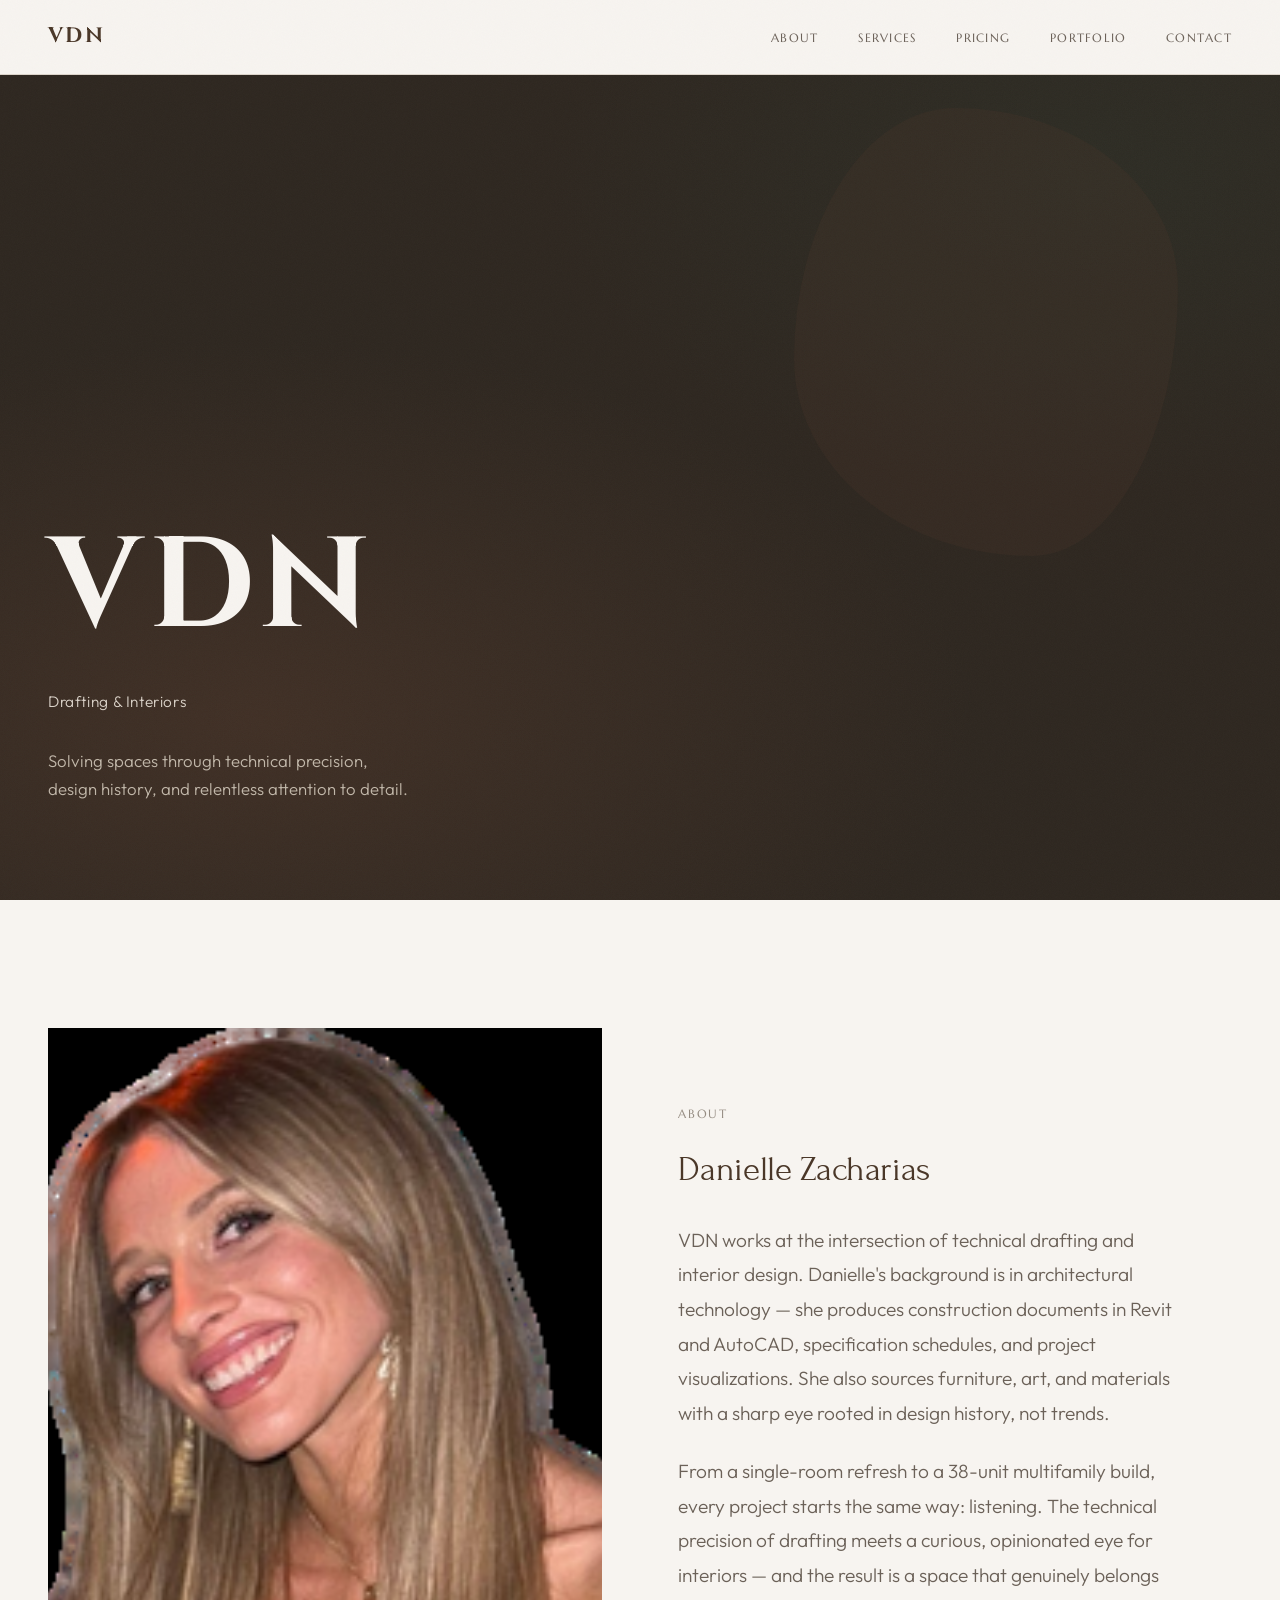
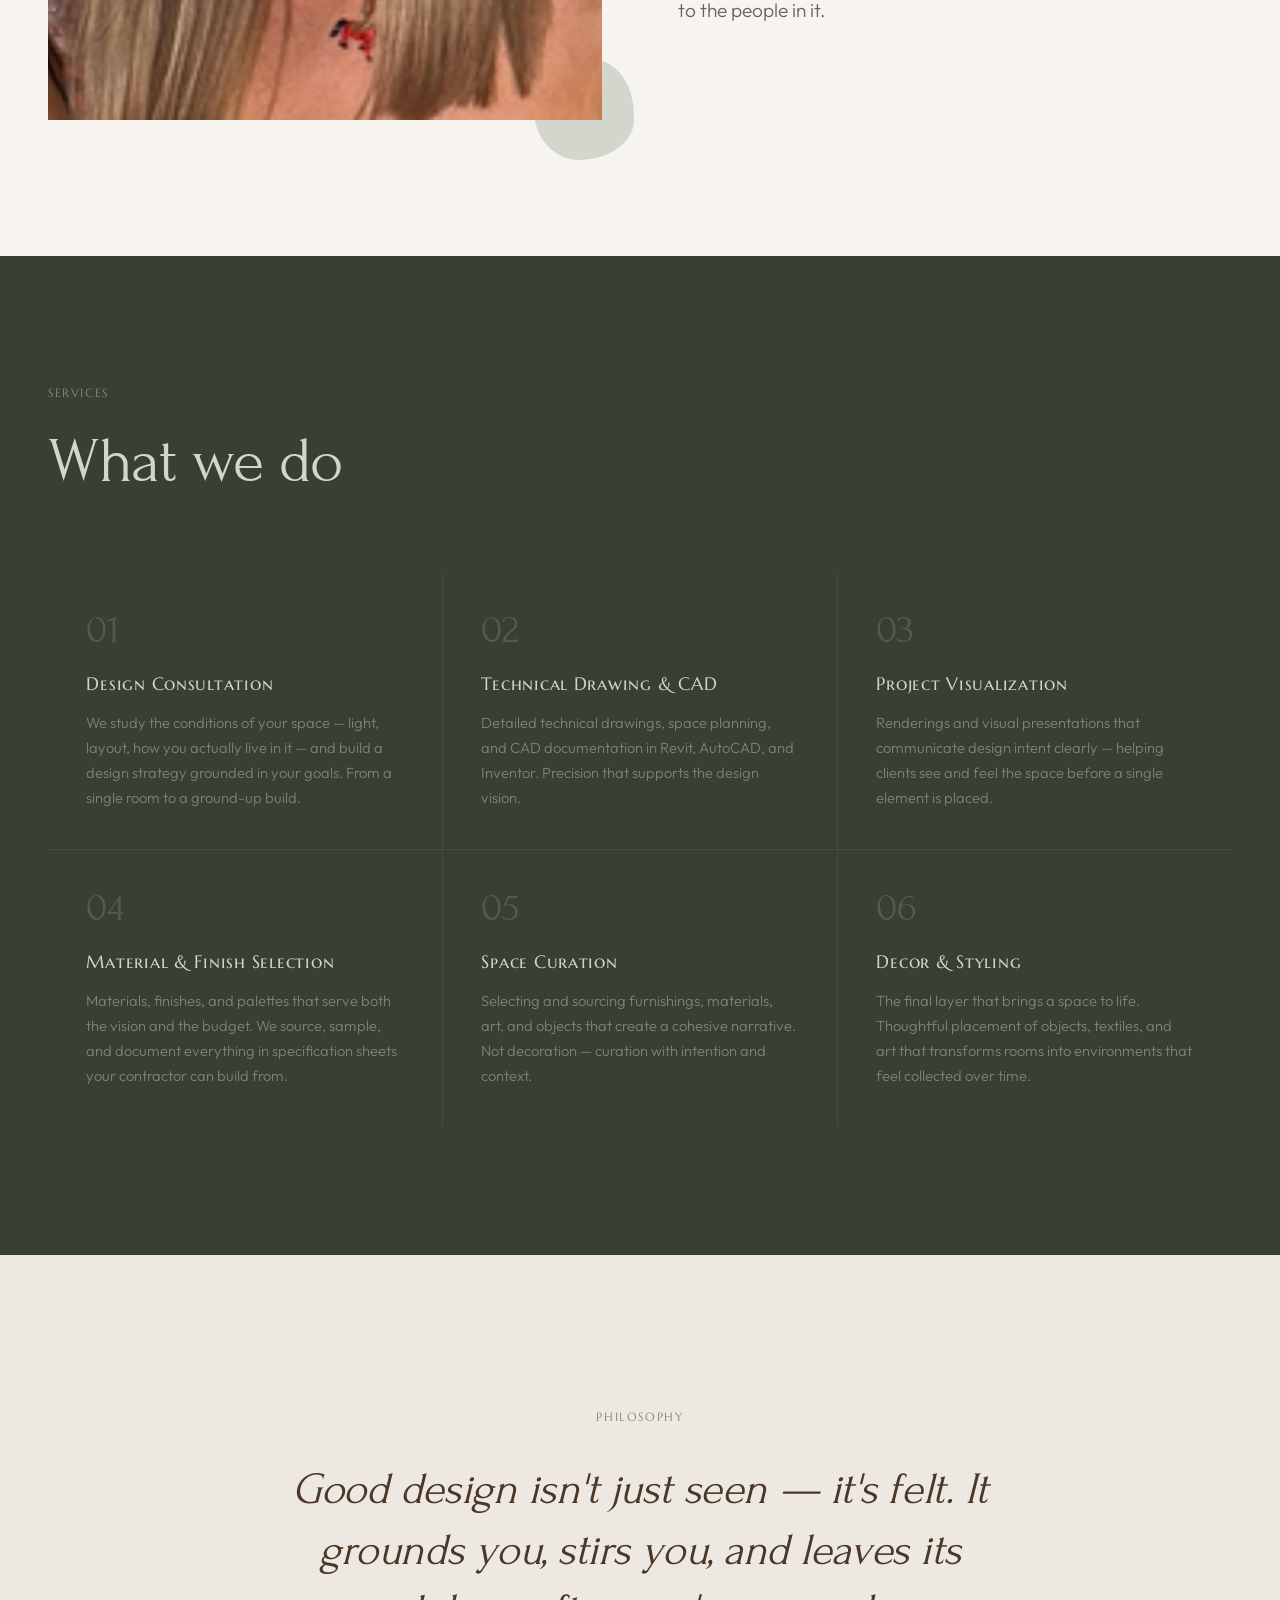
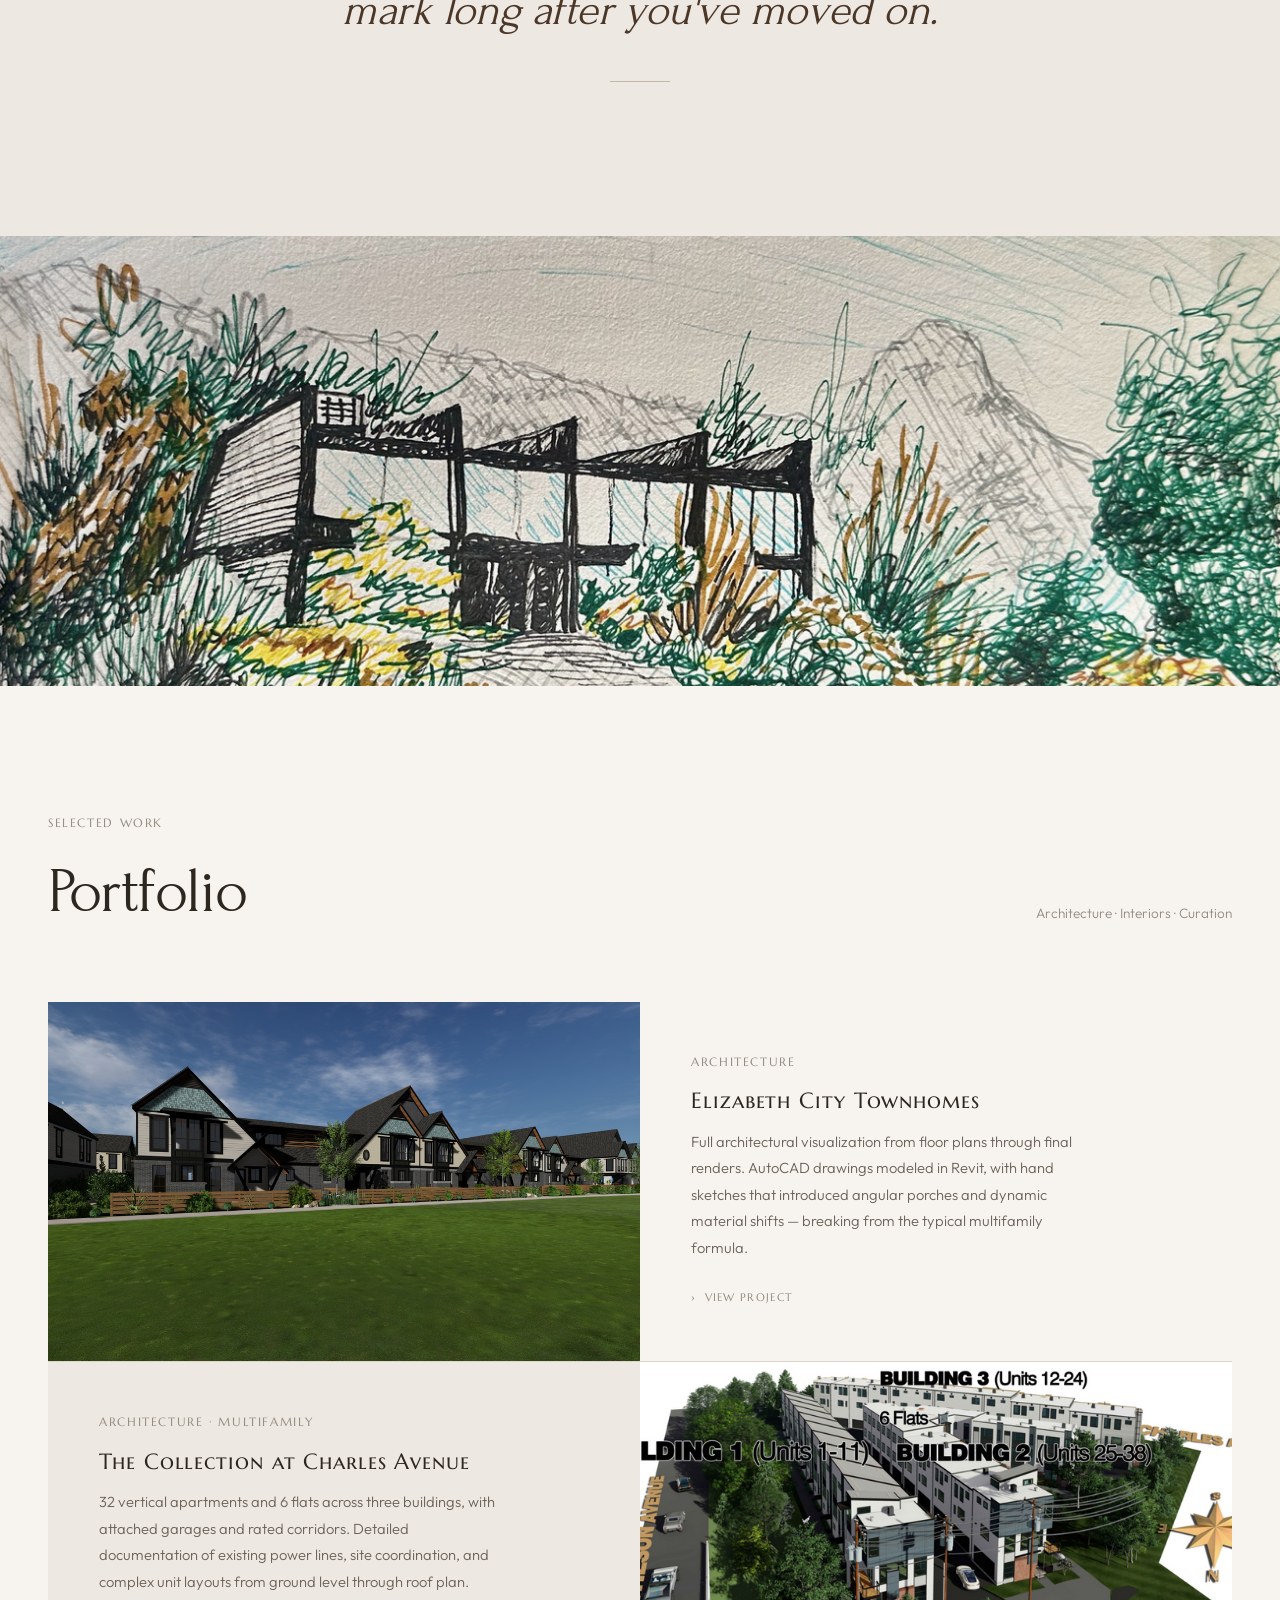
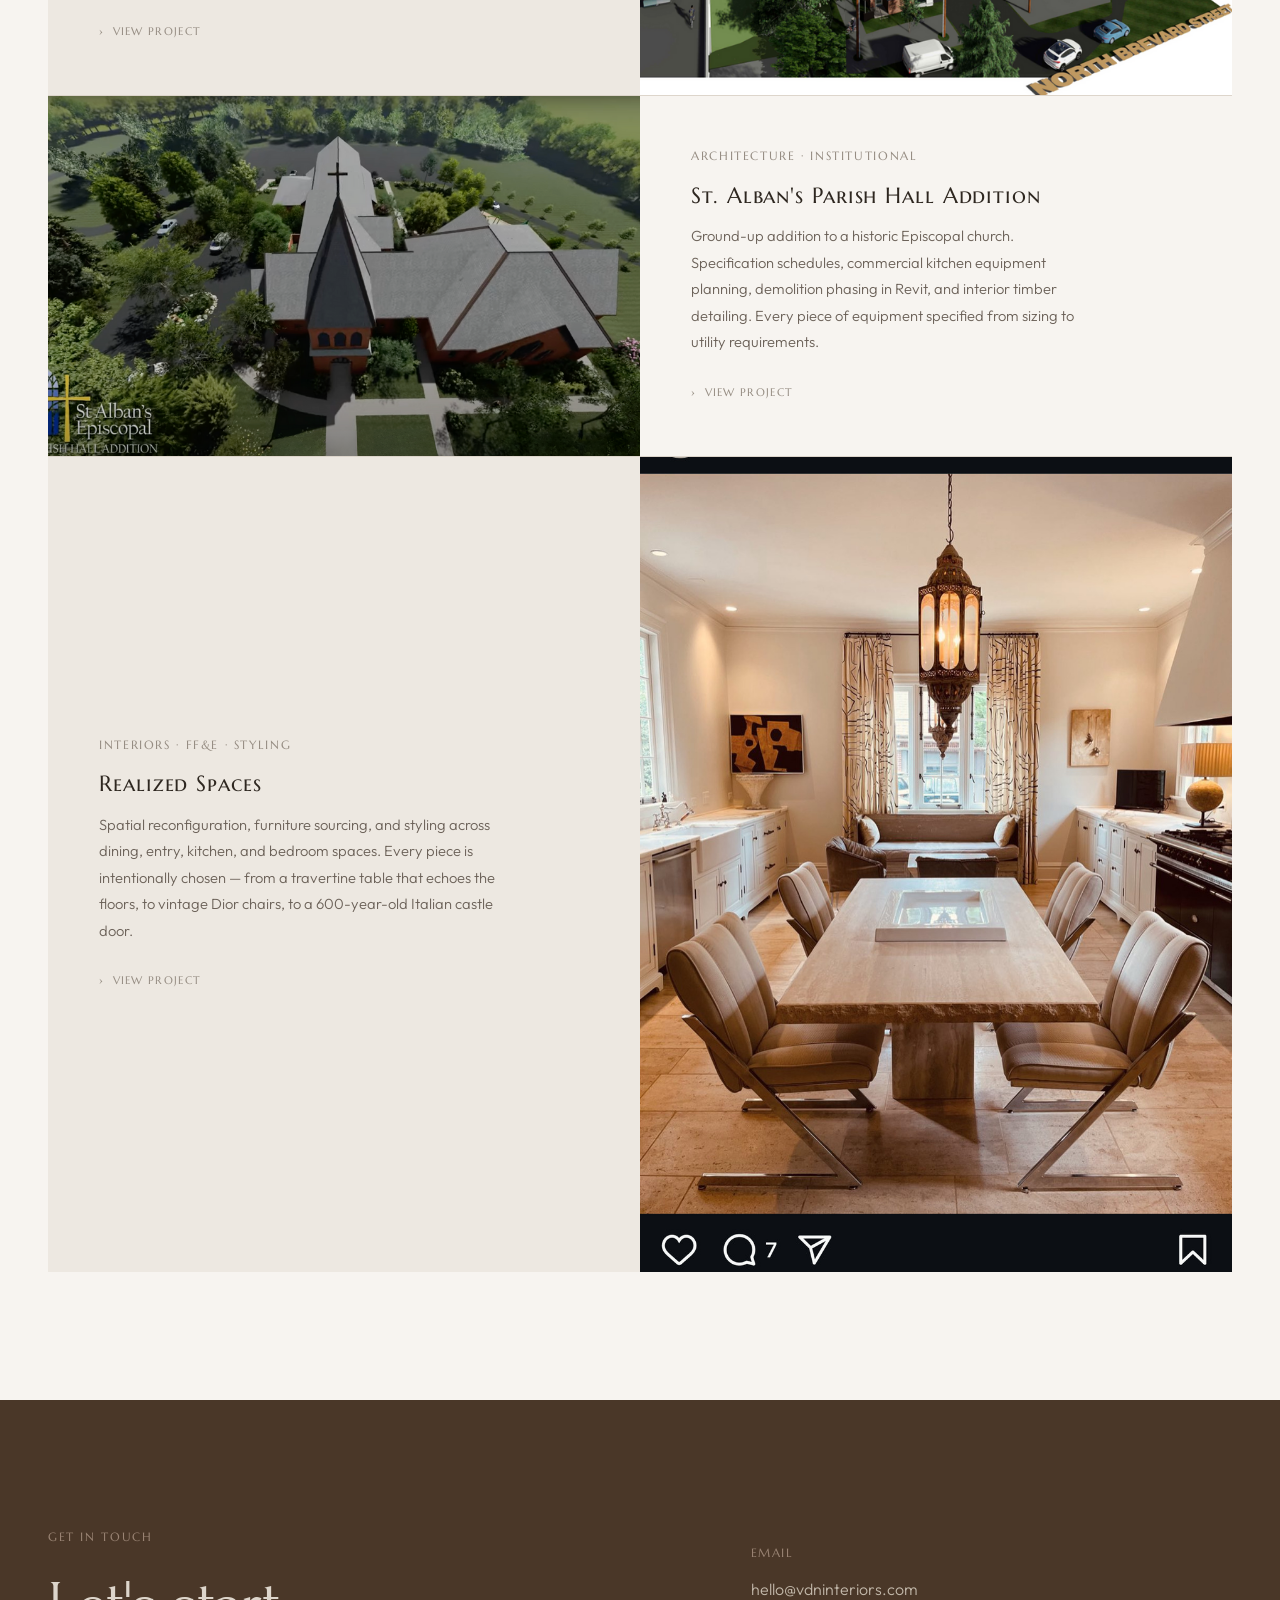
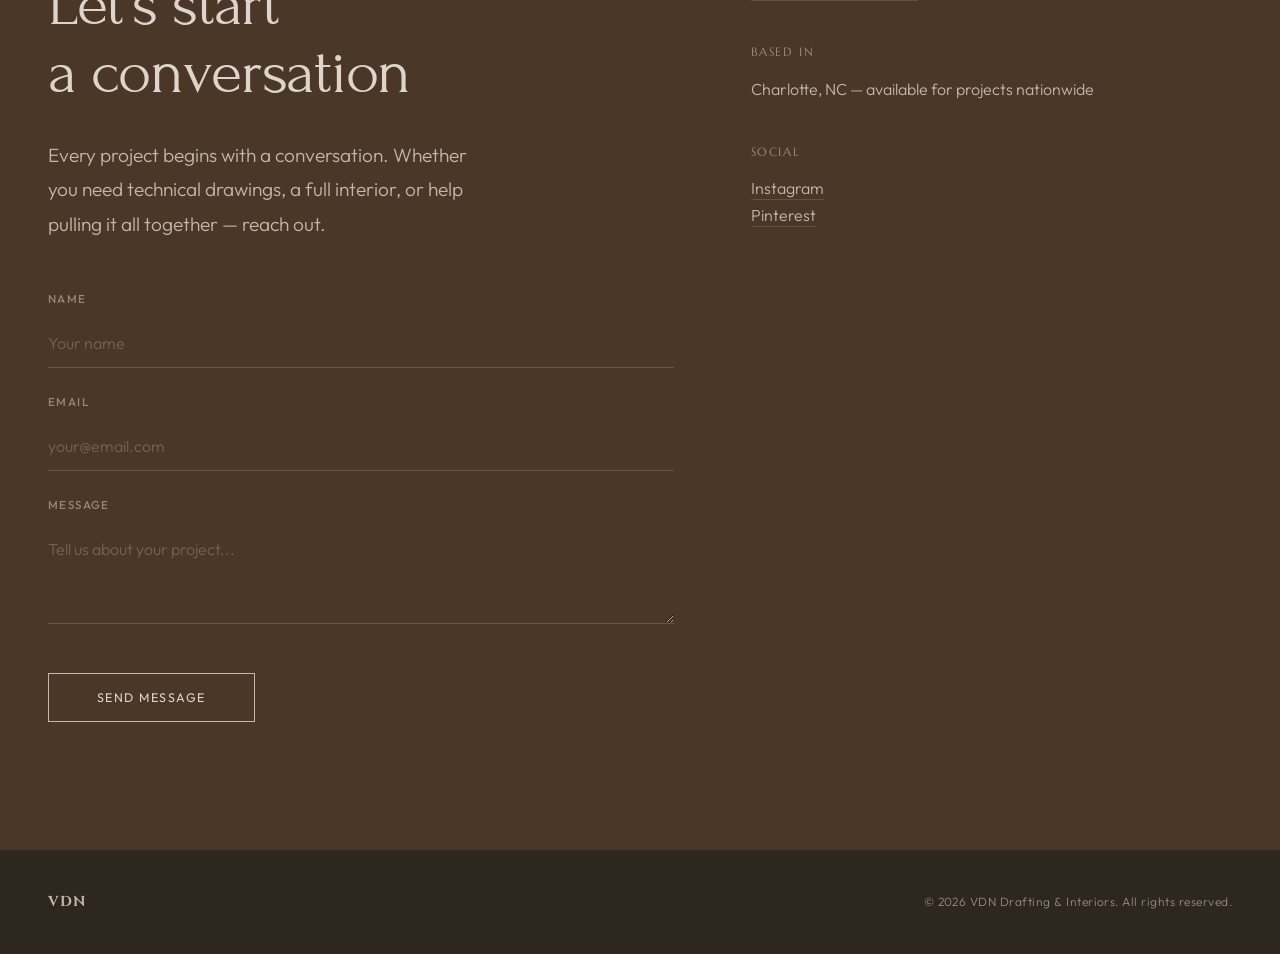
<file: index.html>
<!DOCTYPE html>
<html lang="en">
<head>
  <meta charset="UTF-8">
  <meta name="viewport" content="width=device-width, initial-scale=1.0">
  <title>VDN — Drafting & Interiors</title>
  <meta name="description" content="VDN Drafting & Interiors offers technical drafting, interior design, curation, and styling services. Precision and intention from concept through completion.">
  <link rel="icon" type="image/svg+xml" href="favicon.svg">
  <link rel="preconnect" href="https://fonts.googleapis.com">
  <link rel="preconnect" href="https://fonts.gstatic.com" crossorigin>
  <link href="https://fonts.googleapis.com/css2?family=Cinzel:wght@400;600;700&family=Forum&family=Marcellus+SC&family=Outfit:wght@300;400;500&display=swap" rel="stylesheet">
  <style>
    /* ============================================
       COLLECTED ELEGANCE — VDN DESIGN STUDIO
       ============================================
       Tonal Architecture: two families + a bridge.
       Nothing exists as a single note.
    */

    :root {
      /* Warm neutrals — brown + touch of green */

      /* Family A — warm brown */
      --earth-whisper: #DDD5CB;
      --earth-weight: #4A3728;
      --earth-mid: #9A8474;

      /* Family B — muted olive/sage */
      --sage-whisper: #D2D6CD;
      --sage-weight: #3A3F35;
      --sage-mid: #7B8572;

      /* The bridge — warm stone */
      --bridge: #C2B8AA;
      --bridge-light: #F0EBE4;
      --bridge-deep: #2E2720;

      /* Text */
      --ink: #2E2720;
      --ink-soft: #6B6158;
      --ink-faint: #958C82;

      /* Utility */
      --page: #F7F4F0;
      --page-warm: #EDE8E1;
    }

    *,
    *::before,
    *::after {
      margin: 0;
      padding: 0;
      box-sizing: border-box;
    }

    html {
      font-size: 16px;
      scroll-behavior: smooth;
      -webkit-font-smoothing: antialiased;
      -moz-osx-font-smoothing: grayscale;
      overflow-x: hidden;
    }

    body {
      font-family: 'Outfit', sans-serif;
      font-weight: 300;
      color: var(--ink);
      background: var(--page);
      line-height: 1.7;
      overflow-x: hidden;
    }

    /* ---- Grain overlay — one textural gesture for the whole page ---- */
    body::after {
      content: '';
      position: fixed;
      inset: 0;
      pointer-events: none;
      z-index: 9999;
      opacity: 0.028;
      background-image: url("data:image/svg+xml,%3Csvg viewBox='0 0 256 256' xmlns='http://www.w3.org/2000/svg'%3E%3Cfilter id='noise'%3E%3CfeTurbulence type='fractalNoise' baseFrequency='0.9' numOctaves='4' stitchTiles='stitch'/%3E%3C/filter%3E%3Crect width='100%25' height='100%25' filter='url(%23noise)'/%3E%3C/svg%3E");
      background-size: 200px;
    }

    /* ============================================
       TYPOGRAPHY
       Cinzel: logo mark. Inscriptional, monumental.
       Forum: section headings. Classical, lighter.
       Marcellus SC: labels, subheads, service titles.
       ============================================ */

    h1, h2, h3, h4 {
      font-family: 'Forum', serif;
      font-weight: 400;
      line-height: 1.1;
    }

    .display-xl {
      font-family: 'Cinzel', serif;
      font-size: clamp(2.8rem, 10vw, 9rem);
      font-weight: 700;
      letter-spacing: 0.06em;
      line-height: 0.95;
    }

    .display-lg {
      font-size: clamp(1.6rem, 5vw, 4.5rem);
      letter-spacing: -0.02em;
      line-height: 1.05;
    }

    .display-md {
      font-size: clamp(1.2rem, 3vw, 2.2rem);
      letter-spacing: -0.01em;
      line-height: 1.2;
    }

    .body-lg {
      font-size: clamp(0.95rem, 1.5vw, 1.2rem);
      line-height: 1.8;
    }

    .label {
      font-family: 'Marcellus SC', serif;
      font-weight: 400;
      font-size: 0.72rem;
      letter-spacing: 0.14em;
      text-transform: uppercase;
    }

    a {
      color: inherit;
      text-decoration: none;
    }

    /* ============================================
       NAVIGATION — minimal, confident
       ============================================ */

    nav {
      position: fixed;
      top: 0;
      left: 0;
      right: 0;
      z-index: 100;
      padding: 1.2rem 3rem;
      display: flex;
      justify-content: space-between;
      align-items: center;
      background: var(--page);
      border-bottom: 1px solid var(--earth-whisper);
    }

    .nav-mark {
      font-family: 'Cinzel', serif;
      font-weight: 700;
      font-size: 1.3rem;
      letter-spacing: 0.12em;
      color: var(--earth-weight);
    }

    .nav-links {
      display: flex;
      gap: 2.5rem;
      list-style: none;
    }

    .nav-links a {
      font-family: 'Marcellus SC', serif;
      font-weight: 400;
      font-size: 0.78rem;
      letter-spacing: 0.1em;
      text-transform: uppercase;
      color: var(--ink-soft);
      position: relative;
      padding-bottom: 2px;
      transition: color 0.3s ease;
    }

    .nav-links a:hover {
      color: var(--earth-weight);
    }

    .nav-links a::after {
      content: '';
      position: absolute;
      bottom: 0;
      left: 0;
      width: 0;
      height: 1px;
      background: var(--earth-weight);
      transition: width 0.4s cubic-bezier(0.25, 0.1, 0.25, 1);
    }

    .nav-links a:hover::after {
      width: 100%;
    }

    /* Mobile nav toggle */
    .nav-toggle {
      display: none;
      background: none;
      border: none;
      cursor: pointer;
      padding: 0.5rem;
      z-index: 101;
    }

    .nav-toggle span {
      display: block;
      width: 24px;
      height: 1px;
      background: var(--earth-weight);
      margin: 6px 0;
      transition: all 0.3s ease;
    }

    /* ============================================
       HERO — The monolith. Confident, still, generous.
       ============================================ */

    .hero {
      min-height: 100vh;
      display: flex;
      flex-direction: column;
      justify-content: flex-end;
      padding: 3rem;
      padding-top: 5rem;
      padding-bottom: 6rem;
      background: var(--bridge-deep);
      color: var(--page);
      position: relative;
      overflow: hidden;
    }

    /* Internal energy — subtle tonal movement within the hero */
    .hero::before {
      content: '';
      position: absolute;
      inset: 0;
      background:
        radial-gradient(ellipse 80% 60% at 20% 80%, rgba(92, 61, 46, 0.4) 0%, transparent 70%),
        radial-gradient(ellipse 60% 50% at 85% 20%, rgba(45, 59, 48, 0.3) 0%, transparent 70%);
      pointer-events: none;
    }

    .hero-content {
      position: relative;
      z-index: 1;
    }

    .hero-tagline {
      font-family: 'Outfit', sans-serif;
      font-weight: 300;
      font-size: clamp(0.9rem, 1.2vw, 1.1rem);
      letter-spacing: 0.04em;
      color: var(--earth-whisper);
      margin-bottom: 2rem;
      opacity: 0.8;
    }

    .hero-title {
      margin-bottom: 2.5rem;
    }

    .hero-subtitle {
      max-width: 480px;
      font-size: 1.05rem;
      line-height: 1.7;
      color: var(--bridge);
    }

    /* Gestural accent — organic shape in the hero */
    .hero-gesture {
      position: absolute;
      top: 12%;
      right: 8%;
      width: clamp(200px, 30vw, 450px);
      height: clamp(240px, 35vw, 520px);
      background: var(--earth-weight);
      border-radius: 42% 58% 38% 62% / 56% 40% 60% 44%;
      opacity: 0.25;
      z-index: 0;
    }

    /* ============================================
       ABOUT — Split composition. Text + gesture.
       ============================================ */

    .about {
      padding: clamp(5rem, 10vw, 10rem) 3rem;
      background: var(--page);
    }

    .about-grid {
      max-width: 1200px;
      margin: 0 auto;
      display: grid;
      grid-template-columns: 1fr 1fr;
      gap: clamp(3rem, 6vw, 8rem);
      align-items: center;
    }

    .about-visual {
      position: relative;
      aspect-ratio: 4/5;
    }

    .about-image {
      width: 100%;
      height: 100%;
      background: var(--earth-whisper);
      border-radius: 0;
      position: relative;
      overflow: hidden;
      object-fit: cover;
      object-position: center top;
    }

    /* Small organic accent near the image */
    .about-accent {
      position: absolute;
      bottom: -2rem;
      right: -2rem;
      width: 100px;
      height: 100px;
      background: var(--sage-whisper);
      border-radius: 50% 40% 55% 45% / 45% 55% 40% 50%;
      z-index: -1;
    }

    .about-text {
      max-width: 500px;
    }

    .about-text .label {
      color: var(--ink-faint);
      margin-bottom: 1.5rem;
      display: block;
    }

    .about-text h2 {
      margin-bottom: 2rem;
      color: var(--earth-weight);
    }

    .about-text p {
      color: var(--ink-soft);
      margin-bottom: 1.5rem;
    }

    /* ============================================
       SERVICES — Alternating weight distribution
       ============================================ */

    .services {
      padding: clamp(5rem, 10vw, 10rem) 3rem;
      background: var(--sage-weight);
      color: var(--page);
      position: relative;
    }

    .services-header {
      max-width: 1200px;
      margin: 0 auto clamp(4rem, 6vw, 7rem);
    }

    .services-header .label {
      color: var(--sage-mid);
      margin-bottom: 1.5rem;
      display: block;
    }

    .services-header h2 {
      color: var(--sage-whisper);
      max-width: 600px;
    }

    .services-grid {
      max-width: 1200px;
      margin: 0 auto;
      display: grid;
      grid-template-columns: repeat(3, 1fr);
      gap: 1px;
      background: rgba(255,255,255,0.06);
    }

    .service-card {
      padding: clamp(2rem, 3vw, 3.5rem);
      background: var(--sage-weight);
      transition: background 0.5s ease;
    }

    .service-card:hover {
      background: rgba(45, 59, 48, 0.6);
    }

    .service-number {
      font-family: 'Forum', serif;
      font-weight: 400;
      font-size: 2.5rem;
      color: var(--sage-mid);
      opacity: 0.4;
      margin-bottom: 1.5rem;
      display: block;
      line-height: 1;
    }

    .service-card h3 {
      font-family: 'Marcellus SC', serif;
      font-size: 1.15rem;
      font-weight: 400;
      margin-bottom: 1rem;
      color: var(--sage-whisper);
      letter-spacing: 0.04em;
    }

    .service-card p {
      font-size: 0.92rem;
      line-height: 1.7;
      color: var(--sage-mid);
    }

    /* ============================================
       PHILOSOPHY — The bridge section. Neutral, generous.
       ============================================ */

    .philosophy {
      padding: clamp(6rem, 12vw, 14rem) 3rem;
      background: var(--page-warm);
      text-align: center;
      position: relative;
    }

    .philosophy-inner {
      max-width: 700px;
      margin: 0 auto;
    }

    .philosophy .label {
      color: var(--ink-faint);
      margin-bottom: 2rem;
      display: block;
    }

    .philosophy blockquote {
      font-family: 'Forum', serif;
      font-weight: 400;
      font-style: italic;
      font-size: clamp(1.2rem, 3.5vw, 2.8rem);
      line-height: 1.35;
      color: var(--earth-weight);
      letter-spacing: -0.01em;
    }

    .philosophy-rule {
      width: 60px;
      height: 1px;
      background: var(--bridge);
      margin: 2.5rem auto 0;
      border: none;
    }

    /* ============================================
       PORTFOLIO — Asymmetric grid. Collected, not matched.
       ============================================ */

    .portfolio {
      padding: clamp(5rem, 10vw, 10rem) 3rem;
      background: var(--page);
    }

    .portfolio-header {
      max-width: 1200px;
      margin: 0 auto clamp(4rem, 6vw, 7rem);
      display: flex;
      justify-content: space-between;
      align-items: flex-end;
    }

    .portfolio-header .label {
      color: var(--ink-faint);
      margin-bottom: 1.5rem;
      display: block;
    }

    .portfolio-header h2 {
      color: var(--ink);
    }

    .portfolio-header-right {
      color: var(--ink-faint);
      font-size: 0.85rem;
    }

    /* Portfolio — each project is a clickable card that expands */
    .portfolio-list {
      max-width: 1200px;
      margin: 0 auto;
      display: flex;
      flex-direction: column;
      gap: 1px;
      background: var(--earth-whisper);
    }

    .portfolio-project {
      background: var(--page);
      cursor: pointer;
      overflow: hidden;
    }

    .portfolio-project-header {
      display: grid;
      grid-template-columns: 1fr 1fr;
      gap: 0;
      align-items: stretch;
      min-height: 320px;
      transition: opacity 0.3s ease;
    }

    .portfolio-project-header:hover {
      opacity: 0.92;
    }

    .portfolio-project-image {
      width: 100%;
      height: 100%;
      min-height: 320px;
      object-fit: cover;
      display: block;
    }

    .portfolio-project-info {
      display: flex;
      flex-direction: column;
      justify-content: center;
      padding: clamp(2rem, 4vw, 4rem);
    }

    .portfolio-project-info .label {
      color: var(--ink-faint);
      margin-bottom: 1rem;
      display: block;
    }

    .portfolio-project-info h3 {
      font-family: 'Marcellus SC', serif;
      font-size: clamp(1.1rem, 2vw, 1.4rem);
      font-weight: 400;
      letter-spacing: 0.04em;
      color: var(--ink);
      margin-bottom: 1rem;
    }

    .portfolio-project-info p {
      color: var(--ink-soft);
      font-size: 0.92rem;
      line-height: 1.8;
      max-width: 400px;
    }

    .portfolio-expand-hint {
      font-family: 'Marcellus SC', serif;
      font-size: 0.68rem;
      letter-spacing: 0.12em;
      text-transform: uppercase;
      color: var(--ink-faint);
      margin-top: 1.5rem;
      display: flex;
      align-items: center;
      gap: 0.5rem;
      transition: color 0.3s ease;
    }

    .portfolio-project-header:hover .portfolio-expand-hint {
      color: var(--earth-weight);
    }

    .portfolio-expand-hint .arrow {
      display: inline-block;
      transition: transform 0.3s ease;
      font-size: 0.9rem;
    }

    .portfolio-project.open .portfolio-expand-hint .arrow {
      transform: rotate(90deg);
    }

    /* Expanded gallery */
    .portfolio-gallery {
      max-height: 0;
      overflow: hidden;
      transition: max-height 0.6s cubic-bezier(0.25, 0.1, 0.25, 1);
    }

    .portfolio-project.open .portfolio-gallery {
      max-height: 2000px;
    }

    .portfolio-gallery-inner {
      display: grid;
      grid-template-columns: repeat(auto-fit, minmax(300px, 1fr));
      gap: 0.5rem;
      padding: 0.5rem;
      padding-top: 0;
    }

    .portfolio-gallery-inner img {
      width: 100%;
      height: auto;
      display: block;
      object-fit: cover;
    }

    /* Alternate layout — image on right for even projects */
    .portfolio-project:nth-child(even) .portfolio-project-header {
      direction: rtl;
    }

    .portfolio-project:nth-child(even) .portfolio-project-header > * {
      direction: ltr;
    }

    .portfolio-project:nth-child(even) {
      background: var(--page-warm);
    }

    /* ============================================
       CONTACT — Warm, inviting, grounded.
       ============================================ */

    .contact {
      padding: clamp(5rem, 10vw, 10rem) 3rem;
      background: var(--earth-weight);
      color: var(--page);
      position: relative;
    }

    .contact-grid {
      max-width: 1200px;
      margin: 0 auto;
      display: grid;
      grid-template-columns: 1.3fr 1fr;
      gap: clamp(3rem, 6vw, 8rem);
      align-items: start;
    }

    .contact-left .label {
      color: var(--earth-mid);
      margin-bottom: 1.5rem;
      display: block;
    }

    .contact-left h2 {
      color: var(--earth-whisper);
      margin-bottom: 2rem;
    }

    .contact-left p {
      color: var(--bridge);
      max-width: 420px;
      margin-bottom: 3rem;
    }

    .contact-form {
      display: flex;
      flex-direction: column;
      gap: 1.5rem;
    }

    .form-group {
      position: relative;
    }

    .form-group label {
      display: block;
      font-size: 0.72rem;
      letter-spacing: 0.12em;
      text-transform: uppercase;
      font-weight: 500;
      color: var(--earth-mid);
      margin-bottom: 0.6rem;
    }

    .form-group input,
    .form-group textarea {
      width: 100%;
      padding: 0.9rem 0;
      background: transparent;
      border: none;
      border-bottom: 1px solid rgba(196, 181, 164, 0.25);
      color: var(--page);
      font-family: 'Outfit', sans-serif;
      font-weight: 300;
      font-size: 1rem;
      outline: none;
      transition: border-color 0.3s ease;
    }

    .form-group input:focus,
    .form-group textarea:focus {
      border-bottom-color: var(--earth-whisper);
    }

    .form-group textarea {
      resize: vertical;
      min-height: 100px;
    }

    .form-group input::placeholder,
    .form-group textarea::placeholder {
      color: rgba(196, 181, 164, 0.35);
    }

    .submit-btn {
      align-self: flex-start;
      padding: 1rem 3rem;
      background: transparent;
      border: 1px solid var(--bridge);
      color: var(--earth-whisper);
      font-family: 'Outfit', sans-serif;
      font-weight: 400;
      font-size: 0.78rem;
      letter-spacing: 0.12em;
      text-transform: uppercase;
      cursor: pointer;
      transition: all 0.4s ease;
      margin-top: 1rem;
    }

    .submit-btn:hover {
      background: var(--earth-whisper);
      color: var(--earth-weight);
      border-color: var(--earth-whisper);
    }

    .contact-right {
      padding-top: 1rem;
    }

    .contact-detail {
      margin-bottom: 2.5rem;
    }

    .contact-detail .label {
      color: var(--earth-mid);
      margin-bottom: 0.8rem;
      display: block;
    }

    .contact-detail a,
    .contact-detail p {
      color: var(--bridge);
      font-size: 1rem;
      line-height: 1.7;
    }

    .contact-detail a {
      border-bottom: 1px solid rgba(196, 181, 164, 0.2);
      padding-bottom: 1px;
      transition: border-color 0.3s ease;
    }

    .contact-detail a:hover {
      border-bottom-color: var(--earth-whisper);
    }

    /* ============================================
       FOOTER — quiet, grounded
       ============================================ */

    footer {
      padding: 2.5rem 3rem;
      background: var(--bridge-deep);
      display: flex;
      justify-content: space-between;
      align-items: center;
    }

    footer p {
      font-size: 0.75rem;
      color: var(--ink-faint);
      letter-spacing: 0.04em;
    }

    footer .footer-mark {
      font-family: 'Cinzel', serif;
      font-weight: 700;
      font-size: 0.9rem;
      letter-spacing: 0.12em;
      color: var(--bridge);
    }

    /* ============================================
       SKETCH ACCENT — atmospheric, not portfolio
       ============================================ */

    .sketch-accent {
      padding: 0;
      background: var(--page-warm);
      overflow: hidden;
      position: relative;
    }

    .sketch-accent-inner {
      max-width: 100%;
      margin: 0 auto;
      position: relative;
    }

    .sketch-accent-image {
      width: 100%;
      max-height: 50vh;
      object-fit: cover;
      object-position: center 30%;
      display: block;
      filter: grayscale(0.2) contrast(0.95);
      opacity: 0.85;
    }

    /* ============================================
       SCROLL REVEAL — elements earn their entrance
       ============================================ */

    .reveal {
      opacity: 0;
      transform: translateY(20px);
      transition: opacity 0.5s cubic-bezier(0.25, 0.1, 0.25, 1),
                  transform 0.5s cubic-bezier(0.25, 0.1, 0.25, 1);
    }

    .reveal.visible {
      opacity: 1;
      transform: translateY(0);
    }

    .reveal-delay-1 { transition-delay: 0.06s; }
    .reveal-delay-2 { transition-delay: 0.12s; }
    .reveal-delay-3 { transition-delay: 0.18s; }
    .reveal-delay-4 { transition-delay: 0.24s; }
    .reveal-delay-5 { transition-delay: 0.3s; }

    /* ============================================
       RESPONSIVE — Scale conviction at every size
       ============================================ */

    @media (max-width: 900px) {
      nav {
        padding: 0.8rem 2rem;
      }

      .nav-mark {
        font-size: 1.1rem;
      }

      .nav-links {
        display: none;
        position: fixed;
        inset: 0;
        background: var(--earth-weight);
        flex-direction: column;
        justify-content: center;
        align-items: center;
        gap: 2.5rem;
        z-index: 100;
      }

      .nav-links.open {
        display: flex;
      }

      .nav-links.open a {
        color: var(--page);
        font-size: 1.1rem;
        letter-spacing: 0.15em;
      }

      .nav-links.open a::after {
        background: var(--page);
      }

      .nav-toggle {
        display: block;
        z-index: 101;
      }

      .nav-toggle.active span {
        background: var(--page);
      }

      .hero {
        padding: 2rem;
        padding-bottom: 4rem;
      }

      .hero-gesture {
        top: 8%;
        right: -5%;
        opacity: 0.15;
      }

      .about-grid {
        grid-template-columns: 1fr;
        gap: 3rem;
      }

      .about-visual {
        max-width: 400px;
      }

      .services-grid {
        grid-template-columns: 1fr;
      }

      .portfolio-project-header {
        grid-template-columns: 1fr;
        min-height: auto;
      }

      .portfolio-project:nth-child(even) .portfolio-project-header {
        direction: ltr;
      }

      .portfolio-project-image {
        min-height: 250px;
        max-height: 350px;
      }

      .portfolio-gallery-inner {
        grid-template-columns: 1fr;
      }

      .contact-grid {
        grid-template-columns: 1fr;
      }

      .portfolio-header {
        flex-direction: column;
        align-items: flex-start;
        gap: 1rem;
      }

      footer {
        flex-direction: column;
        gap: 1rem;
        text-align: center;
      }
    }

    @media (max-width: 500px) {
      .hero {
        padding: 1.5rem;
        padding-top: 5rem;
        padding-bottom: 3rem;
      }

      nav {
        padding: 0.7rem 1.5rem;
      }

      .about,
      .services,
      .portfolio,
      .philosophy,
      .contact {
        padding-left: 1.5rem;
        padding-right: 1.5rem;
      }

      .service-card {
        padding: 2rem 1.5rem;
      }

      .service-number {
        font-size: 1.8rem;
      }

      .service-card h3 {
        font-size: 1rem;
      }

      .hero-subtitle {
        font-size: 0.9rem;
      }

      .hero-gesture {
        display: none;
      }

      .about-accent {
        display: none;
      }

      footer {
        padding: 2rem 1.5rem;
      }
    }
  </style>
</head>
<body>

  <!-- Navigation -->
  <nav>
    <a href="#" class="nav-mark">VDN</a>
    <ul class="nav-links" id="navLinks">
      <li><a href="#about">About</a></li>
      <li><a href="#services">Services</a></li>
      <li><a href="pricing.html">Pricing</a></li>
      <li><a href="#portfolio">Portfolio</a></li>
      <!-- Team section removed — Danielle is in About -->
      <li><a href="#contact">Contact</a></li>
    </ul>
    <button class="nav-toggle" id="navToggle" aria-label="Toggle navigation">
      <span></span>
      <span></span>
      <span></span>
    </button>
  </nav>

  <!-- Hero -->
  <section class="hero">
    <div class="hero-gesture"></div>
    <div class="hero-content">
      <h1 class="display-xl hero-title reveal">VDN</h1>
      <p class="hero-tagline reveal reveal-delay-1">Drafting &amp; Interiors</p>
      <p class="hero-subtitle reveal reveal-delay-2">
        Solving spaces through technical precision,<br>
        design history, and relentless attention to detail.
      </p>
    </div>
  </section>

  <!-- About -->
  <section class="about" id="about">
    <div class="about-grid">
      <div class="about-visual reveal">
        <img src="images/danielle-portrait.png" alt="Danielle Zacharias, founder of VDN Drafting & Interiors" class="about-image" style="object-fit: cover; width: 100%; height: 100%;">
        <div class="about-accent"></div>
      </div>
      <div class="about-text">
        <span class="label reveal">About</span>
        <h2 class="display-md reveal reveal-delay-1">Danielle Zacharias</h2>
        <p class="body-lg reveal reveal-delay-2">
          VDN works at the intersection of technical drafting and interior design. Danielle's background is in architectural technology — she produces construction documents in Revit and AutoCAD, specification schedules, and project visualizations. She also sources furniture, art, and materials with a sharp eye rooted in design history, not trends.
        </p>
        <p class="body-lg reveal reveal-delay-3">
          From a single-room refresh to a 38-unit multifamily build, every project starts the same way: listening. The technical precision of drafting meets a curious, opinionated eye for interiors — and the result is a space that genuinely belongs to the people in it.
        </p>
      </div>
    </div>
  </section>

  <!-- Services -->
  <section class="services" id="services">
    <div class="services-header">
      <span class="label reveal">Services</span>
      <h2 class="display-lg reveal reveal-delay-1">What we do</h2>
    </div>
    <div class="services-grid">
      <div class="service-card reveal">
        <span class="service-number">01</span>
        <h3>Design Consultation</h3>
        <p>We study the conditions of your space — light, layout, how you actually live in it — and build a design strategy grounded in your goals. From a single room to a ground-up build.</p>
      </div>
      <div class="service-card reveal reveal-delay-1">
        <span class="service-number">02</span>
        <h3>Technical Drawing &amp; CAD</h3>
        <p>Detailed technical drawings, space planning, and CAD documentation in Revit, AutoCAD, and Inventor. Precision that supports the design vision.</p>
      </div>
      <div class="service-card reveal reveal-delay-2">
        <span class="service-number">03</span>
        <h3>Project Visualization</h3>
        <p>Renderings and visual presentations that communicate design intent clearly — helping clients see and feel the space before a single element is placed.</p>
      </div>
      <div class="service-card reveal reveal-delay-3">
        <span class="service-number">04</span>
        <h3>Material &amp; Finish Selection</h3>
        <p>Materials, finishes, and palettes that serve both the vision and the budget. We source, sample, and document everything in specification sheets your contractor can build from.</p>
      </div>
      <div class="service-card reveal reveal-delay-4">
        <span class="service-number">05</span>
        <h3>Space Curation</h3>
        <p>Selecting and sourcing furnishings, materials, art, and objects that create a cohesive narrative. Not decoration — curation with intention and context.</p>
      </div>
      <div class="service-card reveal reveal-delay-5">
        <span class="service-number">06</span>
        <h3>Decor &amp; Styling</h3>
        <p>The final layer that brings a space to life. Thoughtful placement of objects, textiles, and art that transforms rooms into environments that feel collected over time.</p>
      </div>
    </div>
  </section>

  <!-- Philosophy -->
  <section class="philosophy">
    <div class="philosophy-inner">
      <span class="label reveal">Philosophy</span>
      <blockquote class="reveal reveal-delay-1">
        Good design isn't just seen — it's felt. It grounds you, stirs you, and leaves its mark long after you've moved on.
      </blockquote>
      <hr class="philosophy-rule reveal reveal-delay-2">
    </div>
  </section>

  <!-- Sketch Accent — atmospheric, not portfolio -->
  <section class="sketch-accent">
    <div class="sketch-accent-inner">
      <img src="images/sketch-landscape.jpg" alt="Observational architectural sketch" class="sketch-accent-image reveal">
    </div>
  </section>

  <!-- Portfolio -->
  <section class="portfolio" id="portfolio">
    <div class="portfolio-header">
      <div>
        <span class="label reveal">Selected Work</span>
        <h2 class="display-lg reveal reveal-delay-1">Portfolio</h2>
      </div>
      <p class="portfolio-header-right reveal reveal-delay-2">Architecture &middot; Interiors &middot; Curation</p>
    </div>
    <div class="portfolio-list">

      <!-- Project 1: Elizabeth City Townhomes -->
      <div class="portfolio-project reveal" onclick="this.classList.toggle('open')">
        <div class="portfolio-project-header">
          <img src="images/project-townhomes.jpg" alt="Elizabeth City Townhomes rendering" class="portfolio-project-image">
          <div class="portfolio-project-info">
            <span class="label">Architecture</span>
            <h3>Elizabeth City Townhomes</h3>
            <p>Full architectural visualization from floor plans through final renders. AutoCAD drawings modeled in Revit, with hand sketches that introduced angular porches and dynamic material shifts — breaking from the typical multifamily formula.</p>
            <span class="portfolio-expand-hint"><span class="arrow">&rsaquo;</span> View project</span>
          </div>
        </div>
        <div class="portfolio-gallery">
          <div class="portfolio-gallery-inner">
            <img src="images/project-townhomes.jpg" alt="Elizabeth City Townhomes — street view rendering">
            <img src="images/project-charles-ave.jpg" alt="The Collection at Charles Avenue — street rendering">
          </div>
        </div>
      </div>

      <!-- Project 2: The Collection at Charles Avenue -->
      <div class="portfolio-project reveal" onclick="this.classList.toggle('open')">
        <div class="portfolio-project-header">
          <img src="images/project-charles-ave-aerial.jpg" alt="The Collection at Charles Avenue aerial render" class="portfolio-project-image">
          <div class="portfolio-project-info">
            <span class="label">Architecture &middot; Multifamily</span>
            <h3>The Collection at Charles Avenue</h3>
            <p>32 vertical apartments and 6 flats across three buildings, with attached garages and rated corridors. Detailed documentation of existing power lines, site coordination, and complex unit layouts from ground level through roof plan.</p>
            <span class="portfolio-expand-hint"><span class="arrow">&rsaquo;</span> View project</span>
          </div>
        </div>
        <div class="portfolio-gallery">
          <div class="portfolio-gallery-inner">
            <img src="images/project-charles-ave-aerial.jpg" alt="Charles Avenue — aerial site render">
            <img src="images/project-charles-ave.jpg" alt="Charles Avenue — street level render">
          </div>
        </div>
      </div>

      <!-- Project 3: St. Alban's Parish Hall Addition -->
      <div class="portfolio-project reveal" onclick="this.classList.toggle('open')">
        <div class="portfolio-project-header">
          <img src="images/project-st-albans.jpg" alt="St. Alban's Parish Hall Addition aerial render" class="portfolio-project-image">
          <div class="portfolio-project-info">
            <span class="label">Architecture &middot; Institutional</span>
            <h3>St. Alban's Parish Hall Addition</h3>
            <p>Ground-up addition to a historic Episcopal church. Specification schedules, commercial kitchen equipment planning, demolition phasing in Revit, and interior timber detailing. Every piece of equipment specified from sizing to utility requirements.</p>
            <span class="portfolio-expand-hint"><span class="arrow">&rsaquo;</span> View project</span>
          </div>
        </div>
        <div class="portfolio-gallery">
          <div class="portfolio-gallery-inner">
            <img src="images/project-st-albans.jpg" alt="St. Alban's — aerial render">
            <img src="images/project-st-albans-ground.jpg" alt="St. Alban's — ground level render">
          </div>
        </div>
      </div>

      <!-- Project 4: Realized Spaces — Curation & Styling -->
      <div class="portfolio-project reveal" onclick="this.classList.toggle('open')">
        <div class="portfolio-project-header">
          <img src="images/realized-kitchen.jpg" alt="Kitchen gathering space reconfiguration" class="portfolio-project-image">
          <div class="portfolio-project-info">
            <span class="label">Interiors &middot; FF&amp;E &middot; Styling</span>
            <h3>Realized Spaces</h3>
            <p>Spatial reconfiguration, furniture sourcing, and styling across dining, entry, kitchen, and bedroom spaces. Every piece is intentionally chosen — from a travertine table that echoes the floors, to vintage Dior chairs, to a 600-year-old Italian castle door.</p>
            <span class="portfolio-expand-hint"><span class="arrow">&rsaquo;</span> View project</span>
          </div>
        </div>
        <div class="portfolio-gallery">
          <div class="portfolio-gallery-inner">
            <img src="images/realized-entry.jpg" alt="Curated entry — marble table, vintage lantern, modern floor lamp">
            <img src="images/realized-dining.jpg" alt="Dining room with CHEEKY letters">
            <img src="images/realized-dining-alt.jpg" alt="Dining room — castle door, sculptural bowl, lamp">
            <img src="images/realized-bedroom.jpg" alt="Bedroom — sculptural lamps, custom headboard">
            <img src="images/realized-lounge.jpg" alt="Lounge — curved sofa, lacquered screen">
            <img src="images/sourcing-chair.jpg" alt="Pedro Friedeberg hand chair — sourced in Mexico City">
          </div>
        </div>
      </div>

    </div>
  </section>

  <!-- Team section removed — Danielle is featured in About -->

  <!-- Contact -->
  <section class="contact" id="contact">
    <div class="contact-grid">
      <div class="contact-left">
        <span class="label reveal">Get in Touch</span>
        <h2 class="display-lg reveal reveal-delay-1">Let's start<br>a conversation</h2>
        <p class="body-lg reveal reveal-delay-2">
          Every project begins with a conversation. Whether you need technical drawings, a full interior, or help pulling it all together — reach out.
        </p>
        <form class="contact-form reveal reveal-delay-3" onsubmit="event.preventDefault();">
          <div class="form-group">
            <label for="name">Name</label>
            <input type="text" id="name" name="name" placeholder="Your name" required>
          </div>
          <div class="form-group">
            <label for="email">Email</label>
            <input type="email" id="email" name="email" placeholder="your@email.com" required>
          </div>
          <div class="form-group">
            <label for="message">Message</label>
            <textarea id="message" name="message" placeholder="Tell us about your project..." required></textarea>
          </div>
          <button type="submit" class="submit-btn">Send Message</button>
        </form>
      </div>
      <div class="contact-right reveal reveal-delay-2">
        <div class="contact-detail">
          <span class="label">Email</span>
          <a href="mailto:hello@vdninteriors.com">hello@vdninteriors.com</a>
        </div>
        <div class="contact-detail">
          <span class="label">Based In</span>
          <p>Charlotte, NC — available for projects nationwide</p>
        </div>
        <div class="contact-detail">
          <span class="label">Social</span>
          <p>
            <a href="#">Instagram</a><br>
            <a href="#">Pinterest</a>
          </p>
        </div>
      </div>
    </div>
  </section>

  <!-- Footer -->
  <footer>
    <span class="footer-mark">VDN</span>
    <p>&copy; 2026 VDN Drafting &amp; Interiors. All rights reserved.</p>
  </footer>

  <script>
    // Scroll reveal — elements earn their entrance
    const observer = new IntersectionObserver((entries) => {
      entries.forEach(entry => {
        if (entry.isIntersecting) {
          entry.target.classList.add('visible');
          observer.unobserve(entry.target);
        }
      });
    }, {
      threshold: 0.05,
      rootMargin: '0px 0px -10px 0px'
    });

    document.querySelectorAll('.reveal').forEach(el => observer.observe(el));

    // Mobile nav toggle
    const navToggle = document.getElementById('navToggle');
    const navLinks = document.getElementById('navLinks');

    navToggle.addEventListener('click', () => {
      navLinks.classList.toggle('open');
      navToggle.classList.toggle('active');
    });

    navLinks.querySelectorAll('a').forEach(link => {
      link.addEventListener('click', () => {
        navLinks.classList.remove('open');
        navToggle.classList.remove('active');
      });
    });

    // Smooth scroll for nav links
    document.querySelectorAll('a[href^="#"]').forEach(anchor => {
      anchor.addEventListener('click', function (e) {
        e.preventDefault();
        const target = document.querySelector(this.getAttribute('href'));
        if (target) {
          target.scrollIntoView({ behavior: 'smooth', block: 'start' });
        }
      });
    });
  </script>

</body>
</html>
</file>
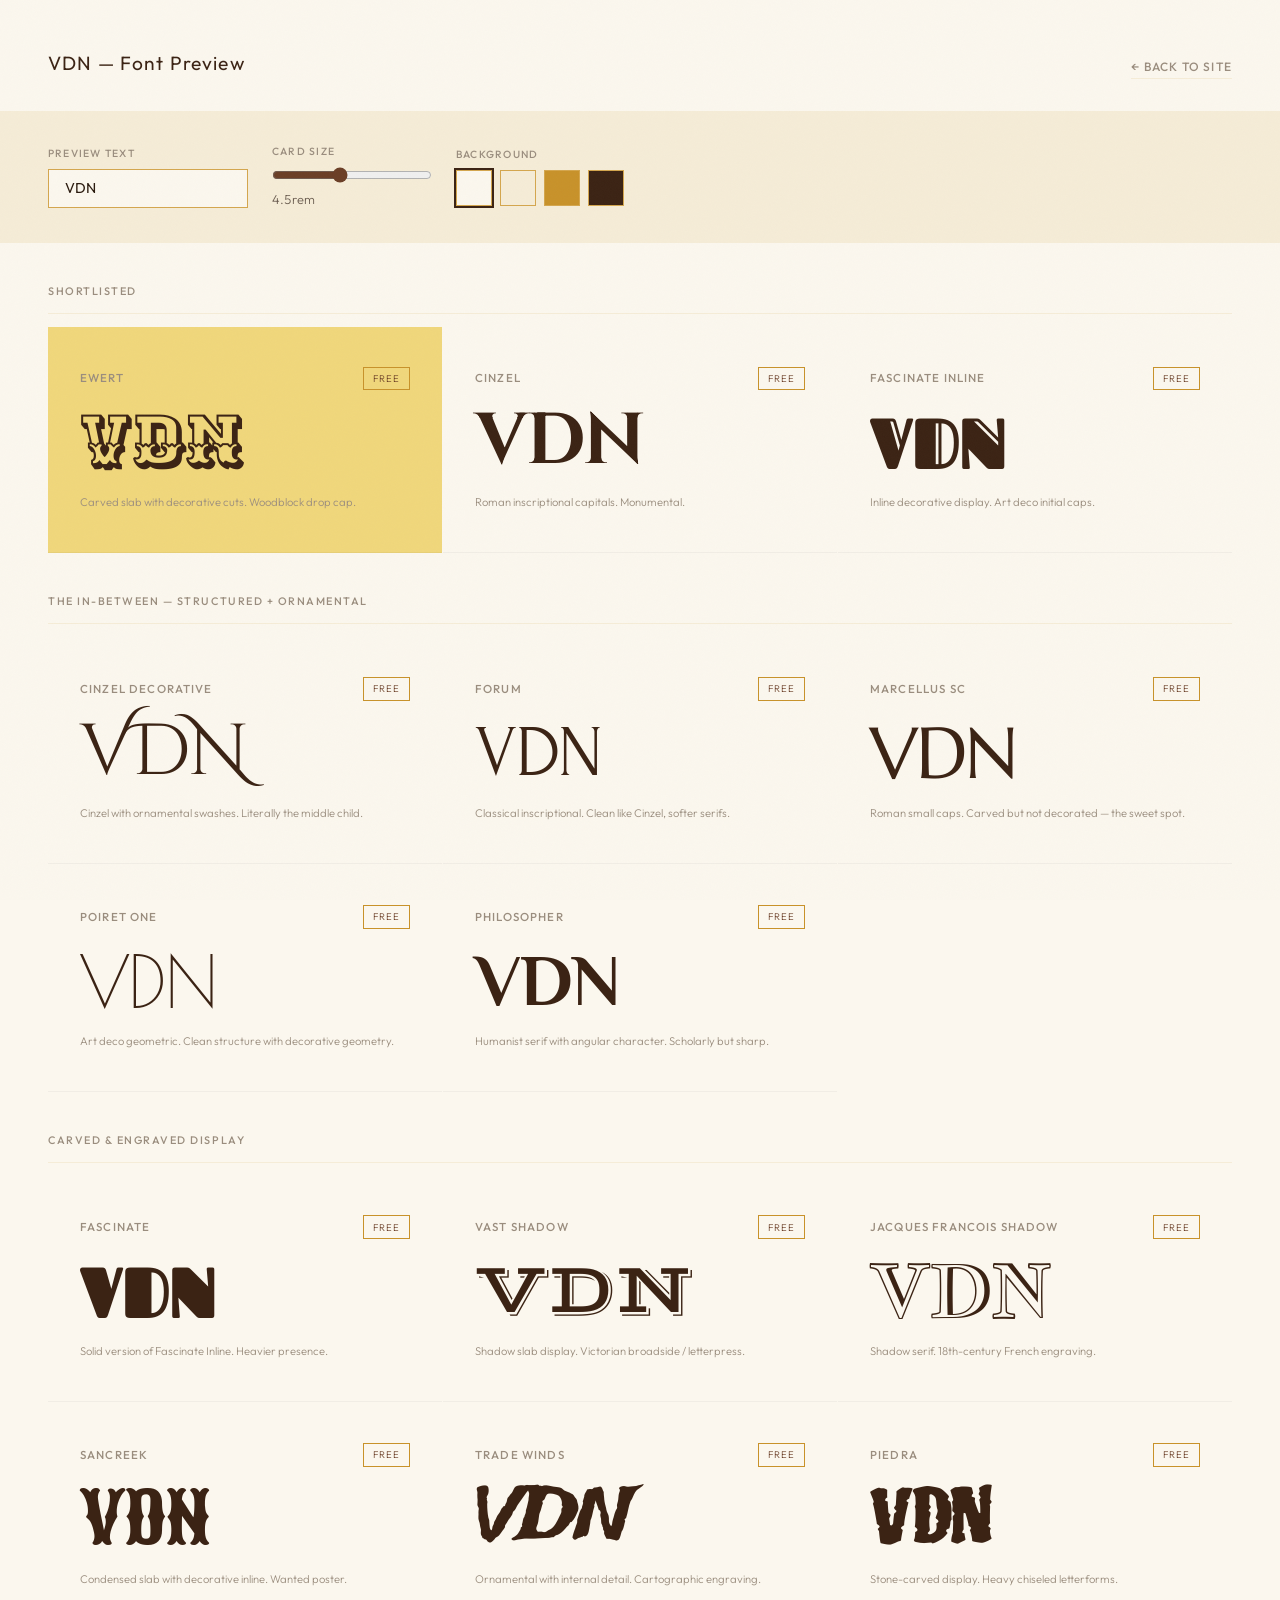
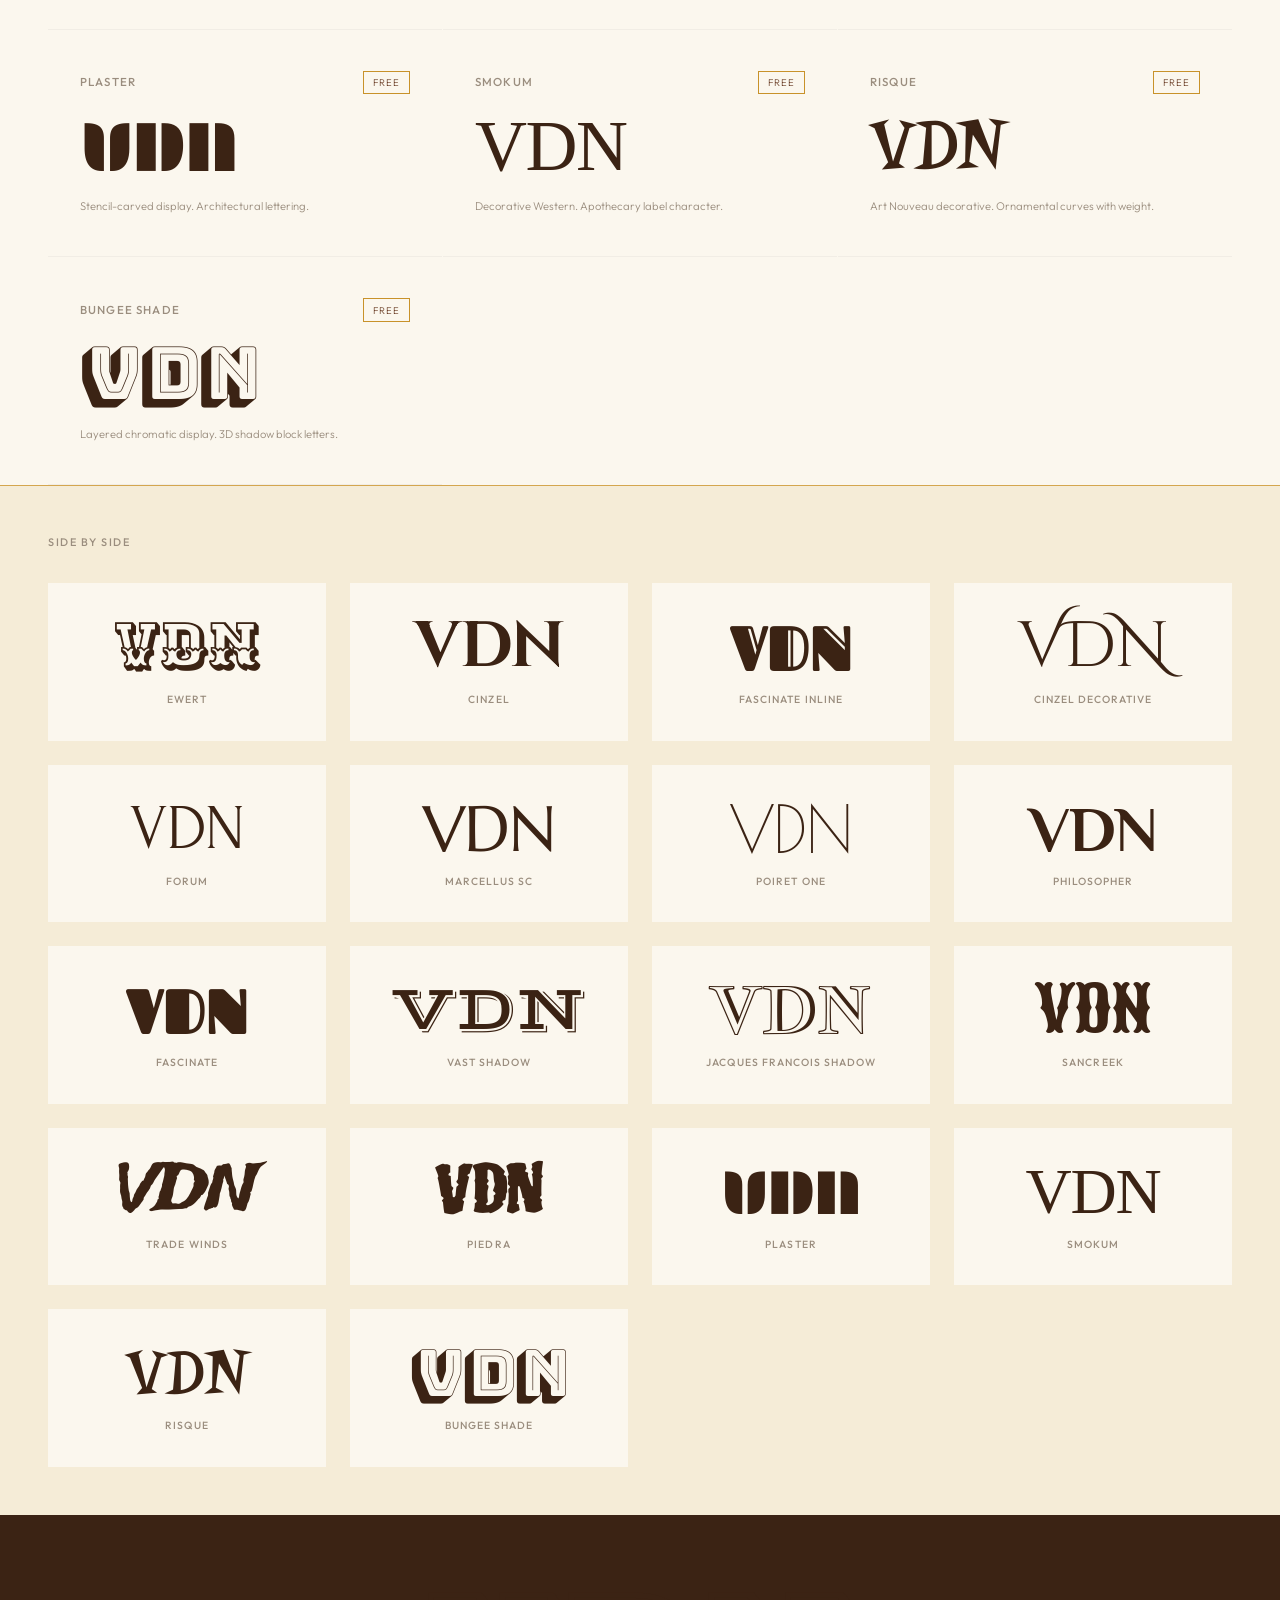
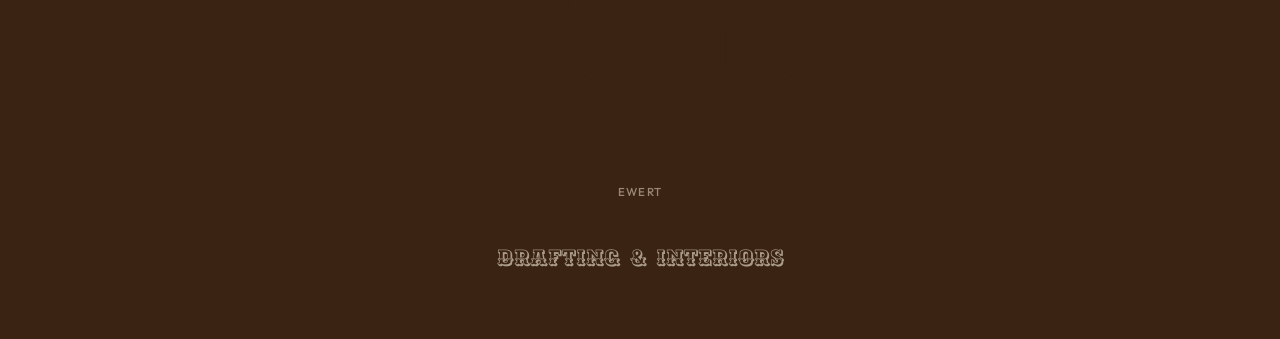
<file: font-preview.html>
<!DOCTYPE html>
<html lang="en">
<head>
  <meta charset="UTF-8">
  <meta name="viewport" content="width=device-width, initial-scale=1.0">
  <title>VDN — Font Preview</title>
  <link rel="preconnect" href="https://fonts.googleapis.com">
  <link rel="preconnect" href="https://fonts.gstatic.com" crossorigin>
  <link href="https://fonts.googleapis.com/css2?family=Ewert&family=Cinzel:wght@400;700&family=Fascinate+Inline&family=Fascinate&family=Vast+Shadow&family=Jacques+Francois+Shadow&family=Sancreek&family=Trade+Winds&family=Piedra&family=Plaster&family=Smokum&family=Risque&family=Bungee+Shade&family=Cinzel+Decorative:wght@400;700&family=Poiret+One&family=Marcellus+SC&family=Forum&family=Philosopher:wght@400;700&family=Outfit:wght@300;400;500&display=swap" rel="stylesheet">
  <style>
    :root {
      --chocolate: #3B2314;
      --chocolate-mid: #6B3E26;
      --chocolate-light: #8B5E3C;
      --honey: #C8922A;
      --honey-light: #D4A64E;
      --butter: #E8C86A;
      --butter-light: #F0D77B;
      --cream: #F5ECD7;
      --bread: #FBF7EE;
      --ink: #2A1A0E;
      --ink-soft: #6B5D50;
      --ink-faint: #9A8D7E;
    }

    *, *::before, *::after { margin: 0; padding: 0; box-sizing: border-box; }
    html { font-size: 16px; -webkit-font-smoothing: antialiased; }

    body {
      font-family: 'Outfit', sans-serif;
      font-weight: 300;
      color: var(--ink);
      background: var(--bread);
      line-height: 1.6;
      overflow-x: hidden;
      transition: background 0.5s, color 0.5s;
    }

    body::after {
      content: '';
      position: fixed;
      inset: 0;
      pointer-events: none;
      z-index: 9999;
      opacity: 0.025;
      background-image: url("data:image/svg+xml,%3Csvg viewBox='0 0 256 256' xmlns='http://www.w3.org/2000/svg'%3E%3Cfilter id='noise'%3E%3CfeTurbulence type='fractalNoise' baseFrequency='0.9' numOctaves='4' stitchTiles='stitch'/%3E%3C/filter%3E%3Crect width='100%25' height='100%25' filter='url(%23noise)'/%3E%3C/svg%3E");
      background-size: 200px;
    }

    /* ---- Themes ---- */
    body.theme-light { background: var(--bread); color: var(--chocolate); }
    body.theme-light .font-card-preview,
    body.theme-light .comparison-vdn,
    body.theme-light .large-preview-text { color: var(--chocolate); }

    body.theme-cream { background: var(--cream); color: var(--chocolate); }
    body.theme-cream .font-card-preview,
    body.theme-cream .comparison-vdn,
    body.theme-cream .large-preview-text { color: var(--chocolate); }
    body.theme-cream .font-card:hover { background: var(--bread); }
    body.theme-cream .comparison-item { background: var(--bread); }
    body.theme-cream .controls { background: var(--butter-light); }

    body.theme-honey { background: var(--honey); color: var(--chocolate); }
    body.theme-honey .font-card-preview,
    body.theme-honey .comparison-vdn,
    body.theme-honey .large-preview-text { color: var(--chocolate); }
    body.theme-honey .font-card:hover { background: var(--honey-light); }
    body.theme-honey .font-card.selected { background: var(--butter); }
    body.theme-honey .comparison-item { background: var(--honey-light); }
    body.theme-honey .comparison-item:hover { background: var(--butter); }
    body.theme-honey .controls { background: var(--honey-light); }
    body.theme-honey .page-header { border-bottom-color: var(--chocolate-mid); }
    body.theme-honey .category h2 { border-bottom-color: var(--chocolate-mid); color: var(--chocolate-mid); }
    body.theme-honey .controls { border-bottom-color: var(--chocolate-mid); }

    body.theme-dark { background: var(--chocolate); color: var(--cream); }
    body.theme-dark .font-card-preview,
    body.theme-dark .comparison-vdn,
    body.theme-dark .large-preview-text { color: var(--cream); }
    body.theme-dark .font-card:hover { background: var(--chocolate-mid); }
    body.theme-dark .font-card.selected { background: var(--chocolate-mid); }
    body.theme-dark .comparison-item { background: var(--chocolate-mid); }
    body.theme-dark .comparison-item:hover { background: var(--chocolate-light); }
    body.theme-dark .comparison { background: rgba(0,0,0,0.15); border-top-color: rgba(255,255,255,0.08); }
    body.theme-dark .controls { background: rgba(0,0,0,0.15); border-bottom-color: rgba(255,255,255,0.08); }
    body.theme-dark .page-header { border-bottom-color: rgba(255,255,255,0.08); }
    body.theme-dark .page-header h1 { color: var(--cream); }
    body.theme-dark .page-header a { color: var(--honey-light); border-bottom-color: rgba(255,255,255,0.1); }
    body.theme-dark .category h2 { border-bottom-color: rgba(255,255,255,0.08); color: var(--honey-light); }
    body.theme-dark .font-card-name { color: var(--honey-light); }
    body.theme-dark .font-card-source { color: var(--chocolate-light); }
    body.theme-dark .font-card-tag.free { border-color: var(--honey); color: var(--honey); }
    body.theme-dark .control-group label { color: var(--honey-light); }
    body.theme-dark .control-group input[type="text"] { background: var(--chocolate-mid); border-color: var(--chocolate-light); color: var(--cream); }
    body.theme-dark .size-value { color: var(--honey-light); }
    body.theme-dark .comparison-name { color: var(--honey-light); }
    body.theme-dark .comparison h2 { color: var(--honey-light); }
    body.theme-dark .large-preview { background: #1a0f08; }

    /* ---- Header ---- */
    .page-header {
      padding: 3rem 3rem 2rem;
      border-bottom: 1px solid var(--cream);
      display: flex;
      justify-content: space-between;
      align-items: flex-end;
      flex-wrap: wrap;
      gap: 1rem;
    }

    .page-header h1 {
      font-family: 'Outfit', sans-serif;
      font-weight: 400;
      font-size: 1.2rem;
      letter-spacing: 0.06em;
      color: var(--chocolate);
    }

    .page-header a {
      font-size: 0.75rem;
      letter-spacing: 0.1em;
      text-transform: uppercase;
      font-weight: 500;
      color: var(--ink-faint);
      text-decoration: none;
      border-bottom: 1px solid var(--cream);
      padding-bottom: 2px;
      transition: color 0.3s, border-color 0.3s;
    }

    .page-header a:hover { color: var(--chocolate); border-color: var(--chocolate); }

    /* ---- Controls ---- */
    .controls {
      padding: 2rem 3rem;
      display: flex;
      flex-wrap: wrap;
      gap: 1.5rem;
      align-items: center;
      border-bottom: 1px solid var(--cream);
      background: var(--cream);
      transition: background 0.5s;
    }

    .control-group { display: flex; flex-direction: column; gap: 0.4rem; }

    .control-group label {
      font-size: 0.65rem;
      letter-spacing: 0.12em;
      text-transform: uppercase;
      font-weight: 500;
      color: var(--ink-faint);
    }

    .control-group input[type="text"] {
      padding: 0.6rem 1rem;
      border: 1px solid var(--honey-light);
      background: var(--bread);
      font-family: 'Outfit', sans-serif;
      font-size: 0.9rem;
      color: var(--ink);
      outline: none;
      width: 200px;
      transition: border-color 0.3s, background 0.5s, color 0.5s;
    }

    .control-group input[type="text"]:focus { border-color: var(--honey); }
    .control-group input[type="range"] { width: 160px; accent-color: var(--chocolate-mid); }

    .size-value {
      font-size: 0.8rem;
      color: var(--ink-soft);
      font-variant-numeric: tabular-nums;
    }

    .theme-toggles { display: flex; gap: 0.5rem; margin-left: auto; }

    .theme-btn {
      width: 36px;
      height: 36px;
      border: 1px solid var(--honey-light);
      cursor: pointer;
      transition: transform 0.2s, box-shadow 0.2s;
    }

    .theme-btn:hover { transform: scale(1.1); }
    .theme-btn.active { box-shadow: 0 0 0 2px var(--chocolate); }
    .theme-btn.light { background: var(--bread); }
    .theme-btn.cream { background: var(--cream); }
    .theme-btn.honey { background: var(--honey); }
    .theme-btn.dark { background: var(--chocolate); }

    /* ---- Category ---- */
    .category { padding: 2.5rem 3rem 0.8rem; }

    .category h2 {
      font-family: 'Outfit', sans-serif;
      font-weight: 500;
      font-size: 0.68rem;
      letter-spacing: 0.14em;
      text-transform: uppercase;
      color: var(--ink-faint);
      padding-bottom: 0.8rem;
      border-bottom: 1px solid var(--cream);
      transition: color 0.5s, border-color 0.5s;
    }

    /* ---- Font Cards ---- */
    .font-grid {
      padding: 0 3rem;
      display: grid;
      grid-template-columns: repeat(auto-fill, minmax(340px, 1fr));
      gap: 1px;
    }

    .font-card {
      padding: 2.5rem 2rem;
      cursor: pointer;
      transition: background 0.4s ease;
      border-bottom: 1px solid rgba(0,0,0,0.04);
    }

    .font-card:hover { background: var(--cream); }
    .font-card.selected { background: var(--butter-light); }

    .font-card-meta {
      display: flex;
      justify-content: space-between;
      align-items: center;
      margin-bottom: 1rem;
    }

    .font-card-name {
      font-size: 0.72rem;
      letter-spacing: 0.1em;
      text-transform: uppercase;
      font-weight: 500;
      color: var(--ink-faint);
      transition: color 0.5s;
    }

    .font-card-tag {
      font-size: 0.6rem;
      letter-spacing: 0.08em;
      text-transform: uppercase;
      padding: 0.2rem 0.6rem;
      border: 1px solid var(--honey);
      color: var(--chocolate-mid);
      transition: color 0.5s, border-color 0.5s;
    }

    .font-card-preview {
      font-size: 4.5rem;
      line-height: 1;
      letter-spacing: -0.02em;
      word-break: break-word;
      transition: font-size 0.3s ease, color 0.5s;
      color: var(--chocolate);
    }

    .font-card-source {
      margin-top: 1rem;
      font-size: 0.7rem;
      color: var(--ink-faint);
      transition: color 0.5s;
    }

    /* ---- Large Preview ---- */
    .large-preview {
      padding: 4rem 3rem;
      text-align: center;
      min-height: 40vh;
      display: flex;
      flex-direction: column;
      justify-content: center;
      align-items: center;
      transition: background 0.5s, color 0.5s;
      background: var(--chocolate);
      color: var(--cream);
    }

    .large-preview-text {
      font-size: clamp(5rem, 15vw, 14rem);
      line-height: 0.9;
      letter-spacing: -0.03em;
      transition: font-family 0.1s, color 0.5s;
    }

    .large-preview-label {
      margin-top: 2rem;
      font-family: 'Outfit', sans-serif;
      font-size: 0.72rem;
      letter-spacing: 0.12em;
      text-transform: uppercase;
      font-weight: 500;
      opacity: 0.5;
    }

    .large-preview-subtitle {
      margin-top: 2.5rem;
      font-size: clamp(1rem, 2vw, 1.4rem);
      line-height: 1.5;
      opacity: 0.6;
      max-width: 500px;
      transition: font-family 0.1s;
    }

    /* ---- Side-by-side ---- */
    .comparison {
      padding: 3rem;
      background: var(--cream);
      border-top: 1px solid var(--honey-light);
      transition: background 0.5s, border-color 0.5s;
    }

    .comparison h2 {
      font-family: 'Outfit', sans-serif;
      font-weight: 500;
      font-size: 0.68rem;
      letter-spacing: 0.14em;
      text-transform: uppercase;
      color: var(--ink-faint);
      margin-bottom: 2rem;
      transition: color 0.5s;
    }

    .comparison-grid {
      display: grid;
      grid-template-columns: repeat(auto-fit, minmax(220px, 1fr));
      gap: 1.5rem;
    }

    .comparison-item {
      padding: 2rem;
      background: var(--bread);
      text-align: center;
      transition: background 0.3s;
      cursor: pointer;
    }

    .comparison-item:hover { background: var(--butter-light); }

    .comparison-vdn {
      font-size: clamp(2.5rem, 5vw, 4rem);
      line-height: 1;
      letter-spacing: -0.02em;
      margin-bottom: 0.8rem;
      color: var(--chocolate);
      transition: color 0.5s;
    }

    .comparison-name {
      font-size: 0.65rem;
      letter-spacing: 0.1em;
      text-transform: uppercase;
      font-weight: 500;
      color: var(--ink-faint);
      transition: color 0.5s;
    }

    /* ---- Responsive ---- */
    @media (max-width: 700px) {
      .page-header, .controls, .category, .font-grid, .comparison, .large-preview {
        padding-left: 1.5rem;
        padding-right: 1.5rem;
      }
      .font-grid { grid-template-columns: 1fr; }
      .controls { gap: 1rem; }
      .theme-toggles { margin-left: 0; }
    }
  </style>
</head>
<body class="theme-light">

  <header class="page-header">
    <h1>VDN — Font Preview</h1>
    <a href="index.html">&larr; Back to site</a>
  </header>

  <div class="controls">
    <div class="control-group">
      <label>Preview Text</label>
      <input type="text" id="previewText" value="VDN" maxlength="20">
    </div>
    <div class="control-group">
      <label>Card Size</label>
      <input type="range" id="sizeSlider" min="2" max="8" step="0.5" value="4.5">
      <span class="size-value" id="sizeValue">4.5rem</span>
    </div>
    <div class="control-group">
      <label>Background</label>
      <div class="theme-toggles">
        <button class="theme-btn light active" data-theme="theme-light" title="Bread"></button>
        <button class="theme-btn cream" data-theme="theme-cream" title="Cream"></button>
        <button class="theme-btn honey" data-theme="theme-honey" title="Honey"></button>
        <button class="theme-btn dark" data-theme="theme-dark" title="Chocolate"></button>
      </div>
    </div>
  </div>

  <!-- Keepers -->
  <div class="category"><h2>Shortlisted</h2></div>
  <div class="font-grid">
    <div class="font-card selected" data-font="'Ewert', serif" onclick="selectFont(this)">
      <div class="font-card-meta">
        <span class="font-card-name">Ewert</span>
        <span class="font-card-tag free">Free</span>
      </div>
      <div class="font-card-preview" style="font-family: 'Ewert', serif;">VDN</div>
      <div class="font-card-source">Carved slab with decorative cuts. Woodblock drop cap.</div>
    </div>
    <div class="font-card" data-font="'Cinzel', serif" onclick="selectFont(this)">
      <div class="font-card-meta">
        <span class="font-card-name">Cinzel</span>
        <span class="font-card-tag free">Free</span>
      </div>
      <div class="font-card-preview" style="font-family: 'Cinzel', serif; font-weight: 700;">VDN</div>
      <div class="font-card-source">Roman inscriptional capitals. Monumental.</div>
    </div>
    <div class="font-card" data-font="'Fascinate Inline', serif" onclick="selectFont(this)">
      <div class="font-card-meta">
        <span class="font-card-name">Fascinate Inline</span>
        <span class="font-card-tag free">Free</span>
      </div>
      <div class="font-card-preview" style="font-family: 'Fascinate Inline', serif;">VDN</div>
      <div class="font-card-source">Inline decorative display. Art deco initial caps.</div>
    </div>
  </div>

  <!-- Between Ewert & Cinzel — structured but ornamented -->
  <div class="category"><h2>The In-Between — Structured + Ornamental</h2></div>
  <div class="font-grid">
    <div class="font-card" data-font="'Cinzel Decorative', serif" onclick="selectFont(this)">
      <div class="font-card-meta">
        <span class="font-card-name">Cinzel Decorative</span>
        <span class="font-card-tag free">Free</span>
      </div>
      <div class="font-card-preview" style="font-family: 'Cinzel Decorative', serif;">VDN</div>
      <div class="font-card-source">Cinzel with ornamental swashes. Literally the middle child.</div>
    </div>
    <div class="font-card" data-font="'Forum', serif" onclick="selectFont(this)">
      <div class="font-card-meta">
        <span class="font-card-name">Forum</span>
        <span class="font-card-tag free">Free</span>
      </div>
      <div class="font-card-preview" style="font-family: 'Forum', serif;">VDN</div>
      <div class="font-card-source">Classical inscriptional. Clean like Cinzel, softer serifs.</div>
    </div>
    <div class="font-card" data-font="'Marcellus SC', serif" onclick="selectFont(this)">
      <div class="font-card-meta">
        <span class="font-card-name">Marcellus SC</span>
        <span class="font-card-tag free">Free</span>
      </div>
      <div class="font-card-preview" style="font-family: 'Marcellus SC', serif;">VDN</div>
      <div class="font-card-source">Roman small caps. Carved but not decorated — the sweet spot.</div>
    </div>
    <div class="font-card" data-font="'Poiret One', sans-serif" onclick="selectFont(this)">
      <div class="font-card-meta">
        <span class="font-card-name">Poiret One</span>
        <span class="font-card-tag free">Free</span>
      </div>
      <div class="font-card-preview" style="font-family: 'Poiret One', sans-serif;">VDN</div>
      <div class="font-card-source">Art deco geometric. Clean structure with decorative geometry.</div>
    </div>
    <div class="font-card" data-font="'Philosopher', serif" onclick="selectFont(this)">
      <div class="font-card-meta">
        <span class="font-card-name">Philosopher</span>
        <span class="font-card-tag free">Free</span>
      </div>
      <div class="font-card-preview" style="font-family: 'Philosopher', serif; font-weight: 700;">VDN</div>
      <div class="font-card-source">Humanist serif with angular character. Scholarly but sharp.</div>
    </div>
  </div>

  <!-- Carved / Engraved / Woodblock — Ewert's family -->
  <div class="category"><h2>Carved &amp; Engraved Display</h2></div>
  <div class="font-grid">
    <div class="font-card" data-font="'Fascinate', serif" onclick="selectFont(this)">
      <div class="font-card-meta">
        <span class="font-card-name">Fascinate</span>
        <span class="font-card-tag free">Free</span>
      </div>
      <div class="font-card-preview" style="font-family: 'Fascinate', serif;">VDN</div>
      <div class="font-card-source">Solid version of Fascinate Inline. Heavier presence.</div>
    </div>
    <div class="font-card" data-font="'Vast Shadow', serif" onclick="selectFont(this)">
      <div class="font-card-meta">
        <span class="font-card-name">Vast Shadow</span>
        <span class="font-card-tag free">Free</span>
      </div>
      <div class="font-card-preview" style="font-family: 'Vast Shadow', serif;">VDN</div>
      <div class="font-card-source">Shadow slab display. Victorian broadside / letterpress.</div>
    </div>
    <div class="font-card" data-font="'Jacques Francois Shadow', serif" onclick="selectFont(this)">
      <div class="font-card-meta">
        <span class="font-card-name">Jacques Francois Shadow</span>
        <span class="font-card-tag free">Free</span>
      </div>
      <div class="font-card-preview" style="font-family: 'Jacques Francois Shadow', serif;">VDN</div>
      <div class="font-card-source">Shadow serif. 18th-century French engraving.</div>
    </div>
    <div class="font-card" data-font="'Sancreek', serif" onclick="selectFont(this)">
      <div class="font-card-meta">
        <span class="font-card-name">Sancreek</span>
        <span class="font-card-tag free">Free</span>
      </div>
      <div class="font-card-preview" style="font-family: 'Sancreek', serif;">VDN</div>
      <div class="font-card-source">Condensed slab with decorative inline. Wanted poster.</div>
    </div>
    <div class="font-card" data-font="'Trade Winds', serif" onclick="selectFont(this)">
      <div class="font-card-meta">
        <span class="font-card-name">Trade Winds</span>
        <span class="font-card-tag free">Free</span>
      </div>
      <div class="font-card-preview" style="font-family: 'Trade Winds', serif;">VDN</div>
      <div class="font-card-source">Ornamental with internal detail. Cartographic engraving.</div>
    </div>
    <div class="font-card" data-font="'Piedra', serif" onclick="selectFont(this)">
      <div class="font-card-meta">
        <span class="font-card-name">Piedra</span>
        <span class="font-card-tag free">Free</span>
      </div>
      <div class="font-card-preview" style="font-family: 'Piedra', serif;">VDN</div>
      <div class="font-card-source">Stone-carved display. Heavy chiseled letterforms.</div>
    </div>
    <div class="font-card" data-font="'Plaster', serif" onclick="selectFont(this)">
      <div class="font-card-meta">
        <span class="font-card-name">Plaster</span>
        <span class="font-card-tag free">Free</span>
      </div>
      <div class="font-card-preview" style="font-family: 'Plaster', serif;">VDN</div>
      <div class="font-card-source">Stencil-carved display. Architectural lettering.</div>
    </div>
    <div class="font-card" data-font="'Smokum', serif" onclick="selectFont(this)">
      <div class="font-card-meta">
        <span class="font-card-name">Smokum</span>
        <span class="font-card-tag free">Free</span>
      </div>
      <div class="font-card-preview" style="font-family: 'Smokum', serif;">VDN</div>
      <div class="font-card-source">Decorative Western. Apothecary label character.</div>
    </div>
    <div class="font-card" data-font="'Risque', serif" onclick="selectFont(this)">
      <div class="font-card-meta">
        <span class="font-card-name">Risque</span>
        <span class="font-card-tag free">Free</span>
      </div>
      <div class="font-card-preview" style="font-family: 'Risque', serif;">VDN</div>
      <div class="font-card-source">Art Nouveau decorative. Ornamental curves with weight.</div>
    </div>
    <div class="font-card" data-font="'Bungee Shade', serif" onclick="selectFont(this)">
      <div class="font-card-meta">
        <span class="font-card-name">Bungee Shade</span>
        <span class="font-card-tag free">Free</span>
      </div>
      <div class="font-card-preview" style="font-family: 'Bungee Shade', serif;">VDN</div>
      <div class="font-card-source">Layered chromatic display. 3D shadow block letters.</div>
    </div>
  </div>

  <!-- Side-by-side -->
  <div class="comparison">
    <h2>Side by Side</h2>
    <div class="comparison-grid" id="comparisonGrid"></div>
  </div>

  <!-- Large Preview -->
  <div class="large-preview" id="largePreview">
    <div class="large-preview-text" id="largePreviewText" style="font-family: 'Ewert', serif;">VDN</div>
    <div class="large-preview-label" id="largePreviewLabel">Ewert</div>
    <div class="large-preview-subtitle" id="largePreviewSubtitle" style="font-family: 'Ewert', serif;">Drafting & Interiors</div>
  </div>

  <script>
    const previewText = document.getElementById('previewText');
    const sizeSlider = document.getElementById('sizeSlider');
    const sizeValue = document.getElementById('sizeValue');
    const largePreview = document.getElementById('largePreview');
    const largePreviewText = document.getElementById('largePreviewText');
    const largePreviewLabel = document.getElementById('largePreviewLabel');
    const largePreviewSubtitle = document.getElementById('largePreviewSubtitle');
    const cards = document.querySelectorAll('.font-card');

    const allFonts = [
      { name: 'Ewert', family: "'Ewert', serif", weight: '400' },
      { name: 'Cinzel', family: "'Cinzel', serif", weight: '700' },
      { name: 'Fascinate Inline', family: "'Fascinate Inline', serif", weight: '400' },
      { name: 'Cinzel Decorative', family: "'Cinzel Decorative', serif", weight: '400' },
      { name: 'Forum', family: "'Forum', serif", weight: '400' },
      { name: 'Marcellus SC', family: "'Marcellus SC', serif", weight: '400' },
      { name: 'Poiret One', family: "'Poiret One', sans-serif", weight: '400' },
      { name: 'Philosopher', family: "'Philosopher', serif", weight: '700' },
      { name: 'Fascinate', family: "'Fascinate', serif", weight: '400' },
      { name: 'Vast Shadow', family: "'Vast Shadow', serif", weight: '400' },
      { name: 'Jacques Francois Shadow', family: "'Jacques Francois Shadow', serif", weight: '400' },
      { name: 'Sancreek', family: "'Sancreek', serif", weight: '400' },
      { name: 'Trade Winds', family: "'Trade Winds', serif", weight: '400' },
      { name: 'Piedra', family: "'Piedra', serif", weight: '400' },
      { name: 'Plaster', family: "'Plaster', serif", weight: '400' },
      { name: 'Smokum', family: "'Smokum', serif", weight: '400' },
      { name: 'Risque', family: "'Risque', serif", weight: '400' },
      { name: 'Bungee Shade', family: "'Bungee Shade', serif", weight: '400' },
    ];

    const compGrid = document.getElementById('comparisonGrid');
    allFonts.forEach(f => {
      const div = document.createElement('div');
      div.className = 'comparison-item';
      div.innerHTML = `
        <div class="comparison-vdn" style="font-family: ${f.family}; font-weight: ${f.weight};">VDN</div>
        <div class="comparison-name">${f.name}</div>
      `;
      div.addEventListener('click', () => {
        largePreviewText.style.fontFamily = f.family;
        largePreviewText.style.fontWeight = f.weight;
        largePreviewSubtitle.style.fontFamily = f.family;
        largePreviewLabel.textContent = f.name;
        largePreview.scrollIntoView({ behavior: 'smooth' });
      });
      compGrid.appendChild(div);
    });

    previewText.addEventListener('input', () => {
      const val = previewText.value || 'VDN';
      document.querySelectorAll('.font-card-preview').forEach(el => el.textContent = val);
      document.querySelectorAll('.comparison-vdn').forEach(el => el.textContent = val);
      largePreviewText.textContent = val;
    });

    sizeSlider.addEventListener('input', () => {
      const val = sizeSlider.value;
      sizeValue.textContent = val + 'rem';
      document.querySelectorAll('.font-card-preview').forEach(el => {
        el.style.fontSize = val + 'rem';
      });
    });

    function selectFont(card) {
      cards.forEach(c => c.classList.remove('selected'));
      card.classList.add('selected');
      const font = card.dataset.font;
      const name = card.querySelector('.font-card-name').textContent;
      largePreviewText.style.fontFamily = font;
      largePreviewSubtitle.style.fontFamily = font;
      largePreviewLabel.textContent = name;
      largePreview.scrollIntoView({ behavior: 'smooth', block: 'center' });
    }

    document.querySelectorAll('.theme-btn').forEach(btn => {
      btn.addEventListener('click', () => {
        document.querySelectorAll('.theme-btn').forEach(b => b.classList.remove('active'));
        btn.classList.add('active');
        document.body.className = btn.dataset.theme;
      });
    });
  </script>

</body>
</html>
</file>
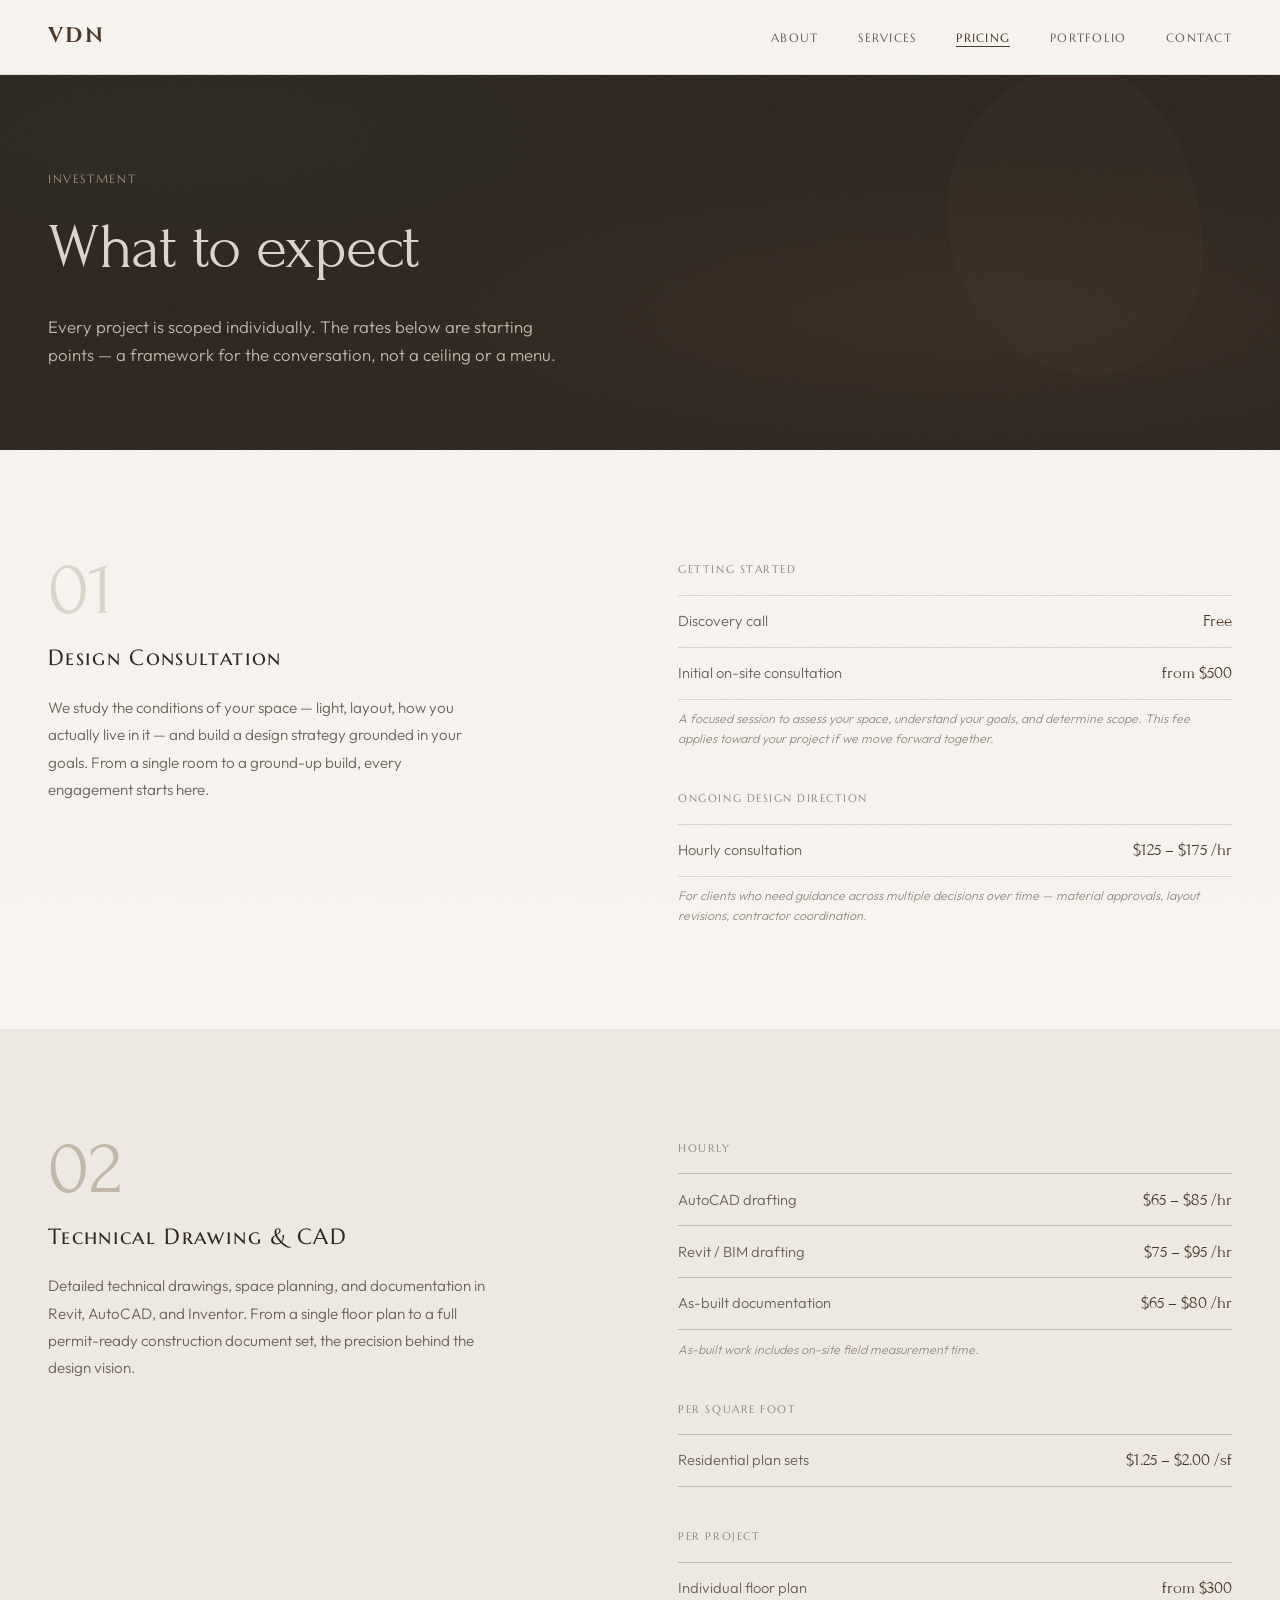
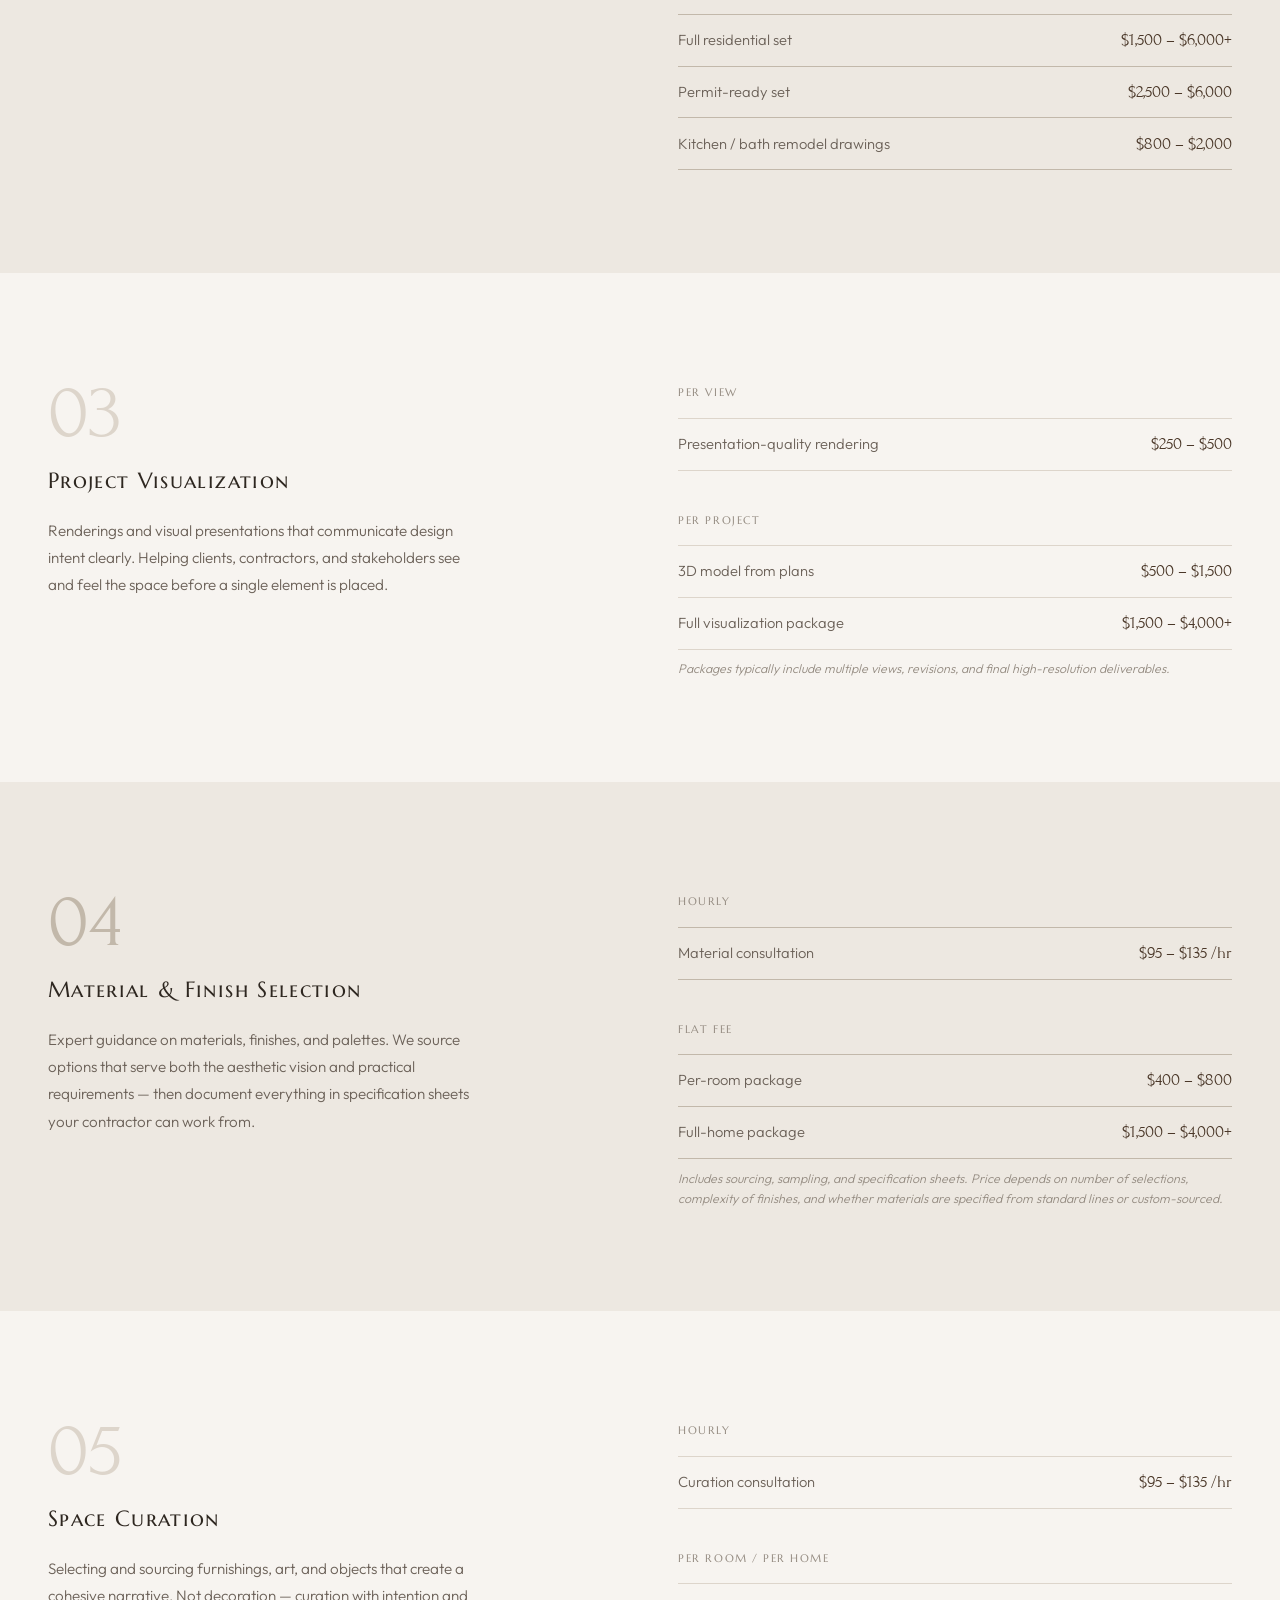
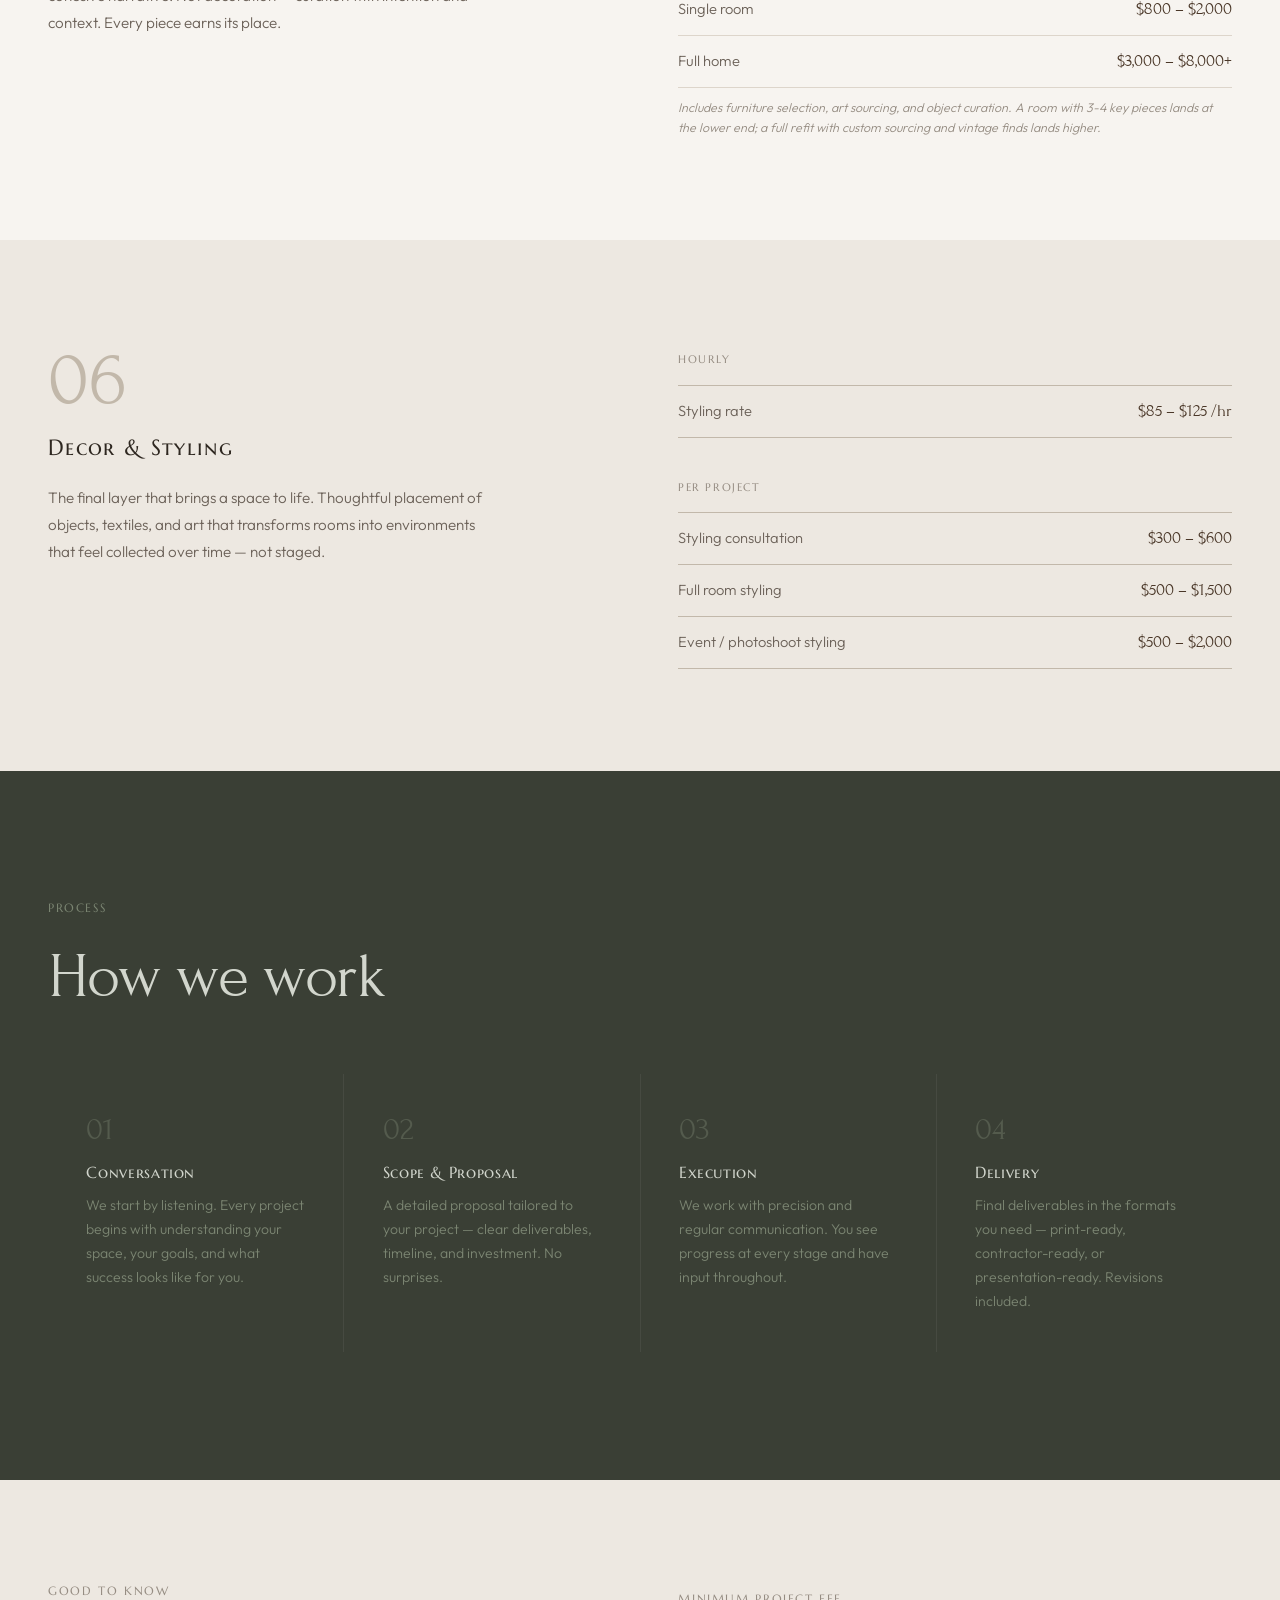
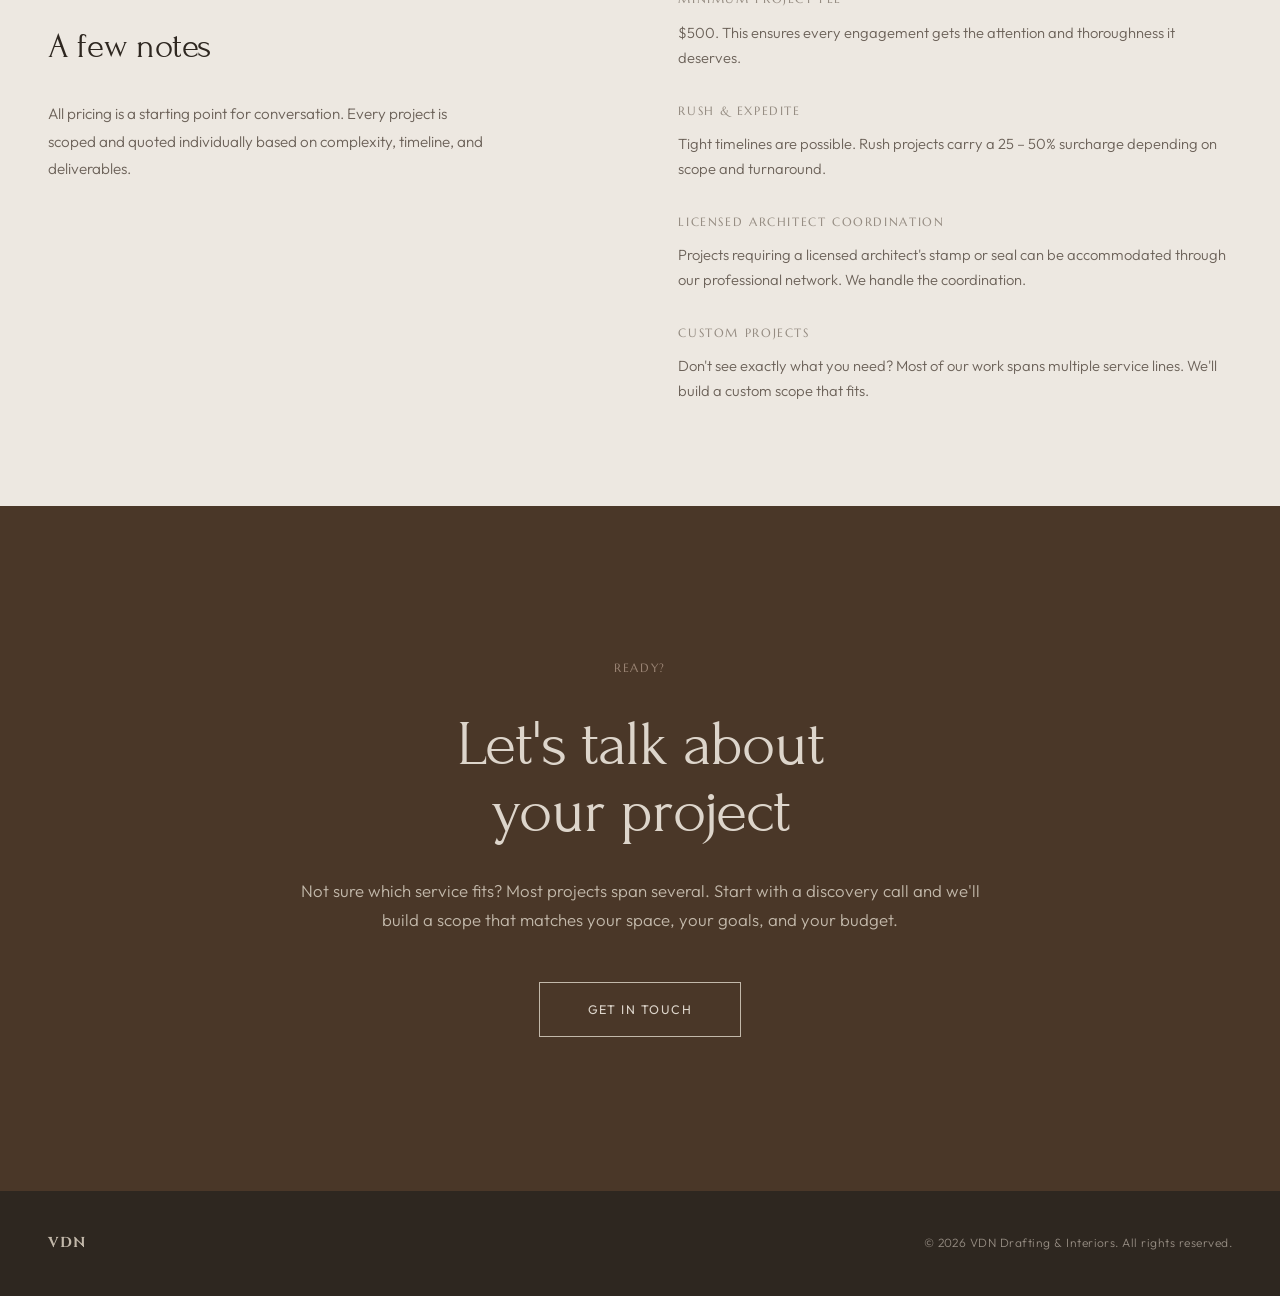
<file: pricing.html>
<!DOCTYPE html>
<html lang="en">
<head>
  <meta charset="UTF-8">
  <meta name="viewport" content="width=device-width, initial-scale=1.0">
  <title>VDN — Pricing</title>
  <meta name="description" content="VDN Drafting & Interiors pricing for design consultation, technical drawing, CAD, visualization, material selection, space curation, and styling services.">
  <link rel="icon" type="image/svg+xml" href="favicon.svg">
  <link rel="preconnect" href="https://fonts.googleapis.com">
  <link rel="preconnect" href="https://fonts.gstatic.com" crossorigin>
  <link href="https://fonts.googleapis.com/css2?family=Cinzel:wght@400;600;700&family=Forum&family=Marcellus+SC&family=Outfit:wght@300;400;500&display=swap" rel="stylesheet">
  <style>
    /* ============================================
       COLLECTED ELEGANCE — VDN PRICING
       Same tonal architecture as index.
       ============================================ */

    :root {
      --earth-whisper: #DDD5CB;
      --earth-weight: #4A3728;
      --earth-mid: #9A8474;

      --sage-whisper: #D2D6CD;
      --sage-weight: #3A3F35;
      --sage-mid: #7B8572;

      --bridge: #C2B8AA;
      --bridge-light: #F0EBE4;
      --bridge-deep: #2E2720;

      --ink: #2E2720;
      --ink-soft: #6B6158;
      --ink-faint: #958C82;

      --page: #F7F4F0;
      --page-warm: #EDE8E1;
    }

    *,
    *::before,
    *::after {
      margin: 0;
      padding: 0;
      box-sizing: border-box;
    }

    html {
      font-size: 16px;
      scroll-behavior: smooth;
      -webkit-font-smoothing: antialiased;
      -moz-osx-font-smoothing: grayscale;
      overflow-x: hidden;
    }

    body {
      font-family: 'Outfit', sans-serif;
      font-weight: 300;
      color: var(--ink);
      background: var(--page);
      line-height: 1.7;
      overflow-x: hidden;
    }

    /* Grain overlay */
    body::after {
      content: '';
      position: fixed;
      inset: 0;
      pointer-events: none;
      z-index: 9999;
      opacity: 0.028;
      background-image: url("data:image/svg+xml,%3Csvg viewBox='0 0 256 256' xmlns='http://www.w3.org/2000/svg'%3E%3Cfilter id='noise'%3E%3CfeTurbulence type='fractalNoise' baseFrequency='0.9' numOctaves='4' stitchTiles='stitch'/%3E%3C/filter%3E%3Crect width='100%25' height='100%25' filter='url(%23noise)'/%3E%3C/svg%3E");
      background-size: 200px;
    }

    /* ---- Typography ---- */

    h1, h2, h3, h4 {
      font-family: 'Forum', serif;
      font-weight: 400;
      line-height: 1.1;
    }

    .display-xl {
      font-family: 'Cinzel', serif;
      font-size: clamp(2.8rem, 10vw, 9rem);
      font-weight: 700;
      letter-spacing: 0.06em;
      line-height: 0.95;
    }

    .display-lg {
      font-size: clamp(1.6rem, 5vw, 4.5rem);
      letter-spacing: -0.02em;
      line-height: 1.05;
    }

    .display-md {
      font-size: clamp(1.2rem, 3vw, 2.2rem);
      letter-spacing: -0.01em;
      line-height: 1.2;
    }

    .body-lg {
      font-size: clamp(0.95rem, 1.5vw, 1.2rem);
      line-height: 1.8;
    }

    .label {
      font-family: 'Marcellus SC', serif;
      font-weight: 400;
      font-size: 0.72rem;
      letter-spacing: 0.14em;
      text-transform: uppercase;
    }

    a {
      color: inherit;
      text-decoration: none;
    }

    /* ---- Navigation ---- */

    nav {
      position: fixed;
      top: 0;
      left: 0;
      right: 0;
      z-index: 100;
      padding: 1.2rem 3rem;
      display: flex;
      justify-content: space-between;
      align-items: center;
      background: var(--page);
      border-bottom: 1px solid var(--earth-whisper);
    }

    .nav-mark {
      font-family: 'Cinzel', serif;
      font-weight: 700;
      font-size: 1.3rem;
      letter-spacing: 0.12em;
      color: var(--earth-weight);
    }

    .nav-links {
      display: flex;
      gap: 2.5rem;
      list-style: none;
    }

    .nav-links a {
      font-family: 'Marcellus SC', serif;
      font-weight: 400;
      font-size: 0.78rem;
      letter-spacing: 0.1em;
      text-transform: uppercase;
      color: var(--ink-soft);
      position: relative;
      padding-bottom: 2px;
      transition: color 0.3s ease;
    }

    .nav-links a:hover {
      color: var(--earth-weight);
    }

    .nav-links a::after {
      content: '';
      position: absolute;
      bottom: 0;
      left: 0;
      width: 0;
      height: 1px;
      background: var(--earth-weight);
      transition: width 0.4s cubic-bezier(0.25, 0.1, 0.25, 1);
    }

    .nav-links a:hover::after {
      width: 100%;
    }

    .nav-links a.active {
      color: var(--earth-weight);
    }

    .nav-links a.active::after {
      width: 100%;
    }

    .nav-toggle {
      display: none;
      background: none;
      border: none;
      cursor: pointer;
      padding: 0.5rem;
      z-index: 101;
    }

    .nav-toggle span {
      display: block;
      width: 24px;
      height: 1px;
      background: var(--earth-weight);
      margin: 6px 0;
      transition: all 0.3s ease;
    }

    /* ---- Page Hero ---- */

    .page-hero {
      min-height: 50vh;
      display: flex;
      flex-direction: column;
      justify-content: flex-end;
      padding: 3rem;
      padding-top: 8rem;
      padding-bottom: 5rem;
      background: var(--bridge-deep);
      color: var(--page);
      position: relative;
      overflow: hidden;
    }

    .page-hero::before {
      content: '';
      position: absolute;
      inset: 0;
      background:
        radial-gradient(ellipse 70% 50% at 75% 70%, rgba(92, 61, 46, 0.3) 0%, transparent 70%),
        radial-gradient(ellipse 50% 40% at 15% 30%, rgba(45, 59, 48, 0.25) 0%, transparent 70%);
      pointer-events: none;
    }

    .page-hero-content {
      position: relative;
      z-index: 1;
      max-width: 1200px;
      margin: 0 auto;
      width: 100%;
    }

    .page-hero-content .label {
      color: var(--earth-mid);
      margin-bottom: 1.5rem;
      display: block;
    }

    .page-hero-content h1 {
      color: var(--earth-whisper);
      margin-bottom: 2rem;
    }

    .page-hero-content p {
      max-width: 520px;
      font-size: 1.05rem;
      line-height: 1.7;
      color: var(--bridge);
    }

    .page-hero-gesture {
      position: absolute;
      top: 15%;
      right: 6%;
      width: clamp(140px, 20vw, 320px);
      height: clamp(170px, 24vw, 380px);
      background: var(--earth-weight);
      border-radius: 52% 48% 42% 58% / 46% 60% 40% 54%;
      opacity: 0.2;
      z-index: 0;
    }

    /* ---- Service Sections ---- */

    .service-section {
      padding: clamp(4rem, 8vw, 7rem) 3rem;
      position: relative;
    }

    .service-section:nth-child(odd) {
      background: var(--page);
    }

    .service-section:nth-child(even) {
      background: var(--page-warm);
    }

    .service-inner {
      max-width: 1200px;
      margin: 0 auto;
      display: grid;
      grid-template-columns: 1fr 1fr;
      gap: clamp(3rem, 6vw, 8rem);
      align-items: start;
    }

    .service-left {
      position: relative;
    }

    .service-number {
      font-family: 'Forum', serif;
      font-weight: 400;
      font-size: clamp(3rem, 6vw, 5rem);
      color: var(--earth-whisper);
      line-height: 1;
      margin-bottom: 1rem;
      display: block;
    }

    .service-section:nth-child(even) .service-number {
      color: var(--bridge);
    }

    .service-left h2 {
      font-family: 'Marcellus SC', serif;
      font-size: clamp(1.1rem, 2vw, 1.4rem);
      font-weight: 400;
      letter-spacing: 0.06em;
      color: var(--ink);
      margin-bottom: 1.5rem;
    }

    .service-left p {
      color: var(--ink-soft);
      font-size: 0.95rem;
      line-height: 1.8;
      max-width: 440px;
    }

    .service-right {
      padding-top: 0.5rem;
    }

    .rate-group {
      margin-bottom: 2.5rem;
    }

    .rate-group:last-child {
      margin-bottom: 0;
    }

    .rate-group-label {
      font-family: 'Marcellus SC', serif;
      font-weight: 400;
      font-size: 0.68rem;
      letter-spacing: 0.14em;
      text-transform: uppercase;
      color: var(--ink-faint);
      margin-bottom: 1rem;
      display: block;
    }

    .rate-line {
      display: flex;
      justify-content: space-between;
      align-items: baseline;
      padding: 0.7rem 0;
      border-bottom: 1px solid var(--earth-whisper);
    }

    .service-section:nth-child(even) .rate-line {
      border-bottom-color: var(--bridge);
    }

    .rate-line:first-of-type {
      border-top: 1px solid var(--earth-whisper);
    }

    .service-section:nth-child(even) .rate-line:first-of-type {
      border-top-color: var(--bridge);
    }

    .rate-item {
      font-size: 0.92rem;
      color: var(--ink-soft);
    }

    .rate-price {
      font-family: 'Forum', serif;
      font-size: 1.05rem;
      color: var(--earth-weight);
      white-space: nowrap;
      text-align: right;
    }

    .rate-note {
      font-size: 0.78rem;
      color: var(--ink-faint);
      margin-top: 0.6rem;
      line-height: 1.6;
      font-style: italic;
    }

    /* ---- Engagement / How We Work ---- */

    .engagement {
      padding: clamp(5rem, 10vw, 9rem) 3rem;
      background: var(--sage-weight);
      color: var(--page);
      position: relative;
    }

    .engagement-inner {
      max-width: 1200px;
      margin: 0 auto;
    }

    .engagement .label {
      color: var(--sage-mid);
      margin-bottom: 1.5rem;
      display: block;
    }

    .engagement h2 {
      color: var(--sage-whisper);
      margin-bottom: clamp(3rem, 5vw, 5rem);
      max-width: 600px;
    }

    .engagement-steps {
      display: grid;
      grid-template-columns: repeat(4, 1fr);
      gap: 1px;
      background: rgba(255,255,255,0.06);
    }

    .engagement-step {
      padding: clamp(2rem, 3vw, 3rem);
      background: var(--sage-weight);
      transition: background 0.5s ease;
    }

    .engagement-step:hover {
      background: rgba(45, 59, 48, 0.6);
    }

    .step-number {
      font-family: 'Forum', serif;
      font-size: 2rem;
      color: var(--sage-mid);
      opacity: 0.4;
      margin-bottom: 1.2rem;
      display: block;
      line-height: 1;
    }

    .engagement-step h3 {
      font-family: 'Marcellus SC', serif;
      font-size: 1rem;
      font-weight: 400;
      color: var(--sage-whisper);
      letter-spacing: 0.04em;
      margin-bottom: 0.8rem;
    }

    .engagement-step p {
      font-size: 0.88rem;
      line-height: 1.7;
      color: var(--sage-mid);
    }

    /* ---- Fine Print / Terms ---- */

    .terms {
      padding: clamp(4rem, 8vw, 7rem) 3rem;
      background: var(--page-warm);
    }

    .terms-inner {
      max-width: 1200px;
      margin: 0 auto;
      display: grid;
      grid-template-columns: 1fr 1fr;
      gap: clamp(3rem, 6vw, 8rem);
      align-items: start;
    }

    .terms-left .label {
      color: var(--ink-faint);
      margin-bottom: 1.5rem;
      display: block;
    }

    .terms-left h2 {
      color: var(--ink);
      margin-bottom: 2rem;
    }

    .terms-left p {
      color: var(--ink-soft);
      font-size: 0.95rem;
      line-height: 1.8;
      max-width: 440px;
    }

    .terms-right {
      padding-top: 0.5rem;
    }

    .term-item {
      margin-bottom: 2rem;
    }

    .term-item:last-child {
      margin-bottom: 0;
    }

    .term-item .label {
      color: var(--ink-faint);
      margin-bottom: 0.6rem;
      display: block;
    }

    .term-item p {
      color: var(--ink-soft);
      font-size: 0.92rem;
      line-height: 1.7;
    }

    /* ---- CTA ---- */

    .cta {
      padding: clamp(6rem, 12vw, 12rem) 3rem;
      background: var(--earth-weight);
      text-align: center;
      position: relative;
    }

    .cta-inner {
      max-width: 700px;
      margin: 0 auto;
    }

    .cta .label {
      color: var(--earth-mid);
      margin-bottom: 2rem;
      display: block;
    }

    .cta h2 {
      color: var(--earth-whisper);
      margin-bottom: 2rem;
    }

    .cta p {
      color: var(--bridge);
      margin-bottom: 3rem;
      font-size: 1.05rem;
      line-height: 1.7;
    }

    .cta-btn {
      display: inline-block;
      padding: 1rem 3rem;
      background: transparent;
      border: 1px solid var(--bridge);
      color: var(--earth-whisper);
      font-family: 'Outfit', sans-serif;
      font-weight: 400;
      font-size: 0.78rem;
      letter-spacing: 0.12em;
      text-transform: uppercase;
      cursor: pointer;
      transition: all 0.4s ease;
    }

    .cta-btn:hover {
      background: var(--earth-whisper);
      color: var(--earth-weight);
      border-color: var(--earth-whisper);
    }

    /* ---- Footer ---- */

    footer {
      padding: 2.5rem 3rem;
      background: var(--bridge-deep);
      display: flex;
      justify-content: space-between;
      align-items: center;
    }

    footer p {
      font-size: 0.75rem;
      color: var(--ink-faint);
      letter-spacing: 0.04em;
    }

    footer .footer-mark {
      font-family: 'Cinzel', serif;
      font-weight: 700;
      font-size: 0.9rem;
      letter-spacing: 0.12em;
      color: var(--bridge);
    }

    /* ---- Scroll Reveal ---- */

    .reveal {
      opacity: 0;
      transform: translateY(20px);
      transition: opacity 0.5s cubic-bezier(0.25, 0.1, 0.25, 1),
                  transform 0.5s cubic-bezier(0.25, 0.1, 0.25, 1);
    }

    .reveal.visible {
      opacity: 1;
      transform: translateY(0);
    }

    .reveal-delay-1 { transition-delay: 0.06s; }
    .reveal-delay-2 { transition-delay: 0.12s; }
    .reveal-delay-3 { transition-delay: 0.18s; }
    .reveal-delay-4 { transition-delay: 0.24s; }
    .reveal-delay-5 { transition-delay: 0.3s; }

    /* ---- Responsive ---- */

    @media (max-width: 900px) {
      nav {
        padding: 0.8rem 2rem;
      }

      .nav-mark {
        font-size: 1.1rem;
      }

      .nav-links {
        display: none;
        position: fixed;
        inset: 0;
        background: var(--earth-weight);
        flex-direction: column;
        justify-content: center;
        align-items: center;
        gap: 2.5rem;
        z-index: 100;
      }

      .nav-links.open {
        display: flex;
      }

      .nav-links.open a {
        color: var(--page);
        font-size: 1.1rem;
        letter-spacing: 0.15em;
      }

      .nav-links.open a::after {
        background: var(--page);
      }

      .nav-toggle {
        display: block;
        z-index: 101;
      }

      .nav-toggle.active span {
        background: var(--page);
      }

      .page-hero {
        padding: 2rem;
        padding-top: 6rem;
        padding-bottom: 4rem;
      }

      .page-hero-gesture {
        top: 8%;
        right: -5%;
        opacity: 0.12;
      }

      .service-inner {
        grid-template-columns: 1fr;
        gap: 2.5rem;
      }

      .engagement-steps {
        grid-template-columns: 1fr;
      }

      .terms-inner {
        grid-template-columns: 1fr;
      }

      footer {
        flex-direction: column;
        gap: 1rem;
        text-align: center;
      }
    }

    @media (max-width: 500px) {
      .page-hero {
        padding: 1.5rem;
        padding-top: 5rem;
        padding-bottom: 3rem;
      }

      nav {
        padding: 0.7rem 1.5rem;
      }

      .service-section,
      .engagement,
      .terms,
      .cta {
        padding-left: 1.5rem;
        padding-right: 1.5rem;
      }

      .service-number {
        font-size: 2.5rem;
      }

      .page-hero-gesture {
        display: none;
      }

      .engagement-step {
        padding: 2rem 1.5rem;
      }

      footer {
        padding: 2rem 1.5rem;
      }
    }
  </style>
</head>
<body>

  <!-- Navigation -->
  <nav>
    <a href="index.html" class="nav-mark">VDN</a>
    <ul class="nav-links" id="navLinks">
      <li><a href="index.html#about">About</a></li>
      <li><a href="index.html#services">Services</a></li>
      <li><a href="pricing.html" class="active">Pricing</a></li>
      <li><a href="index.html#portfolio">Portfolio</a></li>
      <!-- Team section removed -->
      <li><a href="index.html#contact">Contact</a></li>
    </ul>
    <button class="nav-toggle" id="navToggle" aria-label="Toggle navigation">
      <span></span>
      <span></span>
      <span></span>
    </button>
  </nav>

  <!-- Page Hero -->
  <section class="page-hero">
    <div class="page-hero-gesture"></div>
    <div class="page-hero-content">
      <span class="label reveal">Investment</span>
      <h1 class="display-lg reveal reveal-delay-1">What to expect</h1>
      <p class="reveal reveal-delay-2">
        Every project is scoped individually. The rates below are starting points — a framework for the conversation, not a ceiling or a menu.
      </p>
    </div>
  </section>

  <!-- Service 01: Design Consultation -->
  <section class="service-section">
    <div class="service-inner">
      <div class="service-left reveal">
        <span class="service-number">01</span>
        <h2>Design Consultation</h2>
        <p>We study the conditions of your space — light, layout, how you actually live in it — and build a design strategy grounded in your goals. From a single room to a ground-up build, every engagement starts here.</p>
      </div>
      <div class="service-right">
        <div class="rate-group reveal reveal-delay-1">
          <span class="rate-group-label">Getting Started</span>
          <div class="rate-line">
            <span class="rate-item">Discovery call</span>
            <span class="rate-price">Free</span>
          </div>
          <div class="rate-line">
            <span class="rate-item">Initial on-site consultation</span>
            <span class="rate-price">from $500</span>
          </div>
          <p class="rate-note">A focused session to assess your space, understand your goals, and determine scope. This fee applies toward your project if we move forward together.</p>
        </div>
        <div class="rate-group reveal reveal-delay-2">
          <span class="rate-group-label">Ongoing Design Direction</span>
          <div class="rate-line">
            <span class="rate-item">Hourly consultation</span>
            <span class="rate-price">$125 &ndash; $175 /hr</span>
          </div>
          <p class="rate-note">For clients who need guidance across multiple decisions over time — material approvals, layout revisions, contractor coordination.</p>
        </div>
      </div>
    </div>
  </section>

  <!-- Service 02: Technical Drawing & CAD -->
  <section class="service-section">
    <div class="service-inner">
      <div class="service-left reveal">
        <span class="service-number">02</span>
        <h2>Technical Drawing &amp; CAD</h2>
        <p>Detailed technical drawings, space planning, and documentation in Revit, AutoCAD, and Inventor. From a single floor plan to a full permit-ready construction document set, the precision behind the design vision.</p>
      </div>
      <div class="service-right">
        <div class="rate-group reveal reveal-delay-1">
          <span class="rate-group-label">Hourly</span>
          <div class="rate-line">
            <span class="rate-item">AutoCAD drafting</span>
            <span class="rate-price">$65 &ndash; $85 /hr</span>
          </div>
          <div class="rate-line">
            <span class="rate-item">Revit / BIM drafting</span>
            <span class="rate-price">$75 &ndash; $95 /hr</span>
          </div>
          <div class="rate-line">
            <span class="rate-item">As-built documentation</span>
            <span class="rate-price">$65 &ndash; $80 /hr</span>
          </div>
          <p class="rate-note">As-built work includes on-site field measurement time.</p>
        </div>
        <div class="rate-group reveal reveal-delay-2">
          <span class="rate-group-label">Per Square Foot</span>
          <div class="rate-line">
            <span class="rate-item">Residential plan sets</span>
            <span class="rate-price">$1.25 &ndash; $2.00 /sf</span>
          </div>
        </div>
        <div class="rate-group reveal reveal-delay-3">
          <span class="rate-group-label">Per Project</span>
          <div class="rate-line">
            <span class="rate-item">Individual floor plan</span>
            <span class="rate-price">from $300</span>
          </div>
          <div class="rate-line">
            <span class="rate-item">Full residential set</span>
            <span class="rate-price">$1,500 &ndash; $6,000+</span>
          </div>
          <div class="rate-line">
            <span class="rate-item">Permit-ready set</span>
            <span class="rate-price">$2,500 &ndash; $6,000</span>
          </div>
          <div class="rate-line">
            <span class="rate-item">Kitchen / bath remodel drawings</span>
            <span class="rate-price">$800 &ndash; $2,000</span>
          </div>
        </div>
      </div>
    </div>
  </section>

  <!-- Service 03: Project Visualization -->
  <section class="service-section">
    <div class="service-inner">
      <div class="service-left reveal">
        <span class="service-number">03</span>
        <h2>Project Visualization</h2>
        <p>Renderings and visual presentations that communicate design intent clearly. Helping clients, contractors, and stakeholders see and feel the space before a single element is placed.</p>
      </div>
      <div class="service-right">
        <div class="rate-group reveal reveal-delay-1">
          <span class="rate-group-label">Per View</span>
          <div class="rate-line">
            <span class="rate-item">Presentation-quality rendering</span>
            <span class="rate-price">$250 &ndash; $500</span>
          </div>
        </div>
        <div class="rate-group reveal reveal-delay-2">
          <span class="rate-group-label">Per Project</span>
          <div class="rate-line">
            <span class="rate-item">3D model from plans</span>
            <span class="rate-price">$500 &ndash; $1,500</span>
          </div>
          <div class="rate-line">
            <span class="rate-item">Full visualization package</span>
            <span class="rate-price">$1,500 &ndash; $4,000+</span>
          </div>
          <p class="rate-note">Packages typically include multiple views, revisions, and final high-resolution deliverables.</p>
        </div>
      </div>
    </div>
  </section>

  <!-- Service 04: Material & Finish Selection -->
  <section class="service-section">
    <div class="service-inner">
      <div class="service-left reveal">
        <span class="service-number">04</span>
        <h2>Material &amp; Finish Selection</h2>
        <p>Expert guidance on materials, finishes, and palettes. We source options that serve both the aesthetic vision and practical requirements — then document everything in specification sheets your contractor can work from.</p>
      </div>
      <div class="service-right">
        <div class="rate-group reveal reveal-delay-1">
          <span class="rate-group-label">Hourly</span>
          <div class="rate-line">
            <span class="rate-item">Material consultation</span>
            <span class="rate-price">$95 &ndash; $135 /hr</span>
          </div>
        </div>
        <div class="rate-group reveal reveal-delay-2">
          <span class="rate-group-label">Flat Fee</span>
          <div class="rate-line">
            <span class="rate-item">Per-room package</span>
            <span class="rate-price">$400 &ndash; $800</span>
          </div>
          <div class="rate-line">
            <span class="rate-item">Full-home package</span>
            <span class="rate-price">$1,500 &ndash; $4,000+</span>
          </div>
          <p class="rate-note">Includes sourcing, sampling, and specification sheets. Price depends on number of selections, complexity of finishes, and whether materials are specified from standard lines or custom-sourced.</p>
        </div>
      </div>
    </div>
  </section>

  <!-- Service 05: Space Curation -->
  <section class="service-section">
    <div class="service-inner">
      <div class="service-left reveal">
        <span class="service-number">05</span>
        <h2>Space Curation</h2>
        <p>Selecting and sourcing furnishings, art, and objects that create a cohesive narrative. Not decoration — curation with intention and context. Every piece earns its place.</p>
      </div>
      <div class="service-right">
        <div class="rate-group reveal reveal-delay-1">
          <span class="rate-group-label">Hourly</span>
          <div class="rate-line">
            <span class="rate-item">Curation consultation</span>
            <span class="rate-price">$95 &ndash; $135 /hr</span>
          </div>
        </div>
        <div class="rate-group reveal reveal-delay-2">
          <span class="rate-group-label">Per Room / Per Home</span>
          <div class="rate-line">
            <span class="rate-item">Single room</span>
            <span class="rate-price">$800 &ndash; $2,000</span>
          </div>
          <div class="rate-line">
            <span class="rate-item">Full home</span>
            <span class="rate-price">$3,000 &ndash; $8,000+</span>
          </div>
          <p class="rate-note">Includes furniture selection, art sourcing, and object curation. A room with 3-4 key pieces lands at the lower end; a full refit with custom sourcing and vintage finds lands higher.</p>
        </div>
      </div>
    </div>
  </section>

  <!-- Service 06: Decor & Styling -->
  <section class="service-section">
    <div class="service-inner">
      <div class="service-left reveal">
        <span class="service-number">06</span>
        <h2>Decor &amp; Styling</h2>
        <p>The final layer that brings a space to life. Thoughtful placement of objects, textiles, and art that transforms rooms into environments that feel collected over time — not staged.</p>
      </div>
      <div class="service-right">
        <div class="rate-group reveal reveal-delay-1">
          <span class="rate-group-label">Hourly</span>
          <div class="rate-line">
            <span class="rate-item">Styling rate</span>
            <span class="rate-price">$85 &ndash; $125 /hr</span>
          </div>
        </div>
        <div class="rate-group reveal reveal-delay-2">
          <span class="rate-group-label">Per Project</span>
          <div class="rate-line">
            <span class="rate-item">Styling consultation</span>
            <span class="rate-price">$300 &ndash; $600</span>
          </div>
          <div class="rate-line">
            <span class="rate-item">Full room styling</span>
            <span class="rate-price">$500 &ndash; $1,500</span>
          </div>
          <div class="rate-line">
            <span class="rate-item">Event / photoshoot styling</span>
            <span class="rate-price">$500 &ndash; $2,000</span>
          </div>
        </div>
      </div>
    </div>
  </section>

  <!-- How We Work -->
  <section class="engagement">
    <div class="engagement-inner">
      <span class="label reveal">Process</span>
      <h2 class="display-lg reveal reveal-delay-1">How we work</h2>
      <div class="engagement-steps">
        <div class="engagement-step reveal">
          <span class="step-number">01</span>
          <h3>Conversation</h3>
          <p>We start by listening. Every project begins with understanding your space, your goals, and what success looks like for you.</p>
        </div>
        <div class="engagement-step reveal reveal-delay-1">
          <span class="step-number">02</span>
          <h3>Scope &amp; Proposal</h3>
          <p>A detailed proposal tailored to your project — clear deliverables, timeline, and investment. No surprises.</p>
        </div>
        <div class="engagement-step reveal reveal-delay-2">
          <span class="step-number">03</span>
          <h3>Execution</h3>
          <p>We work with precision and regular communication. You see progress at every stage and have input throughout.</p>
        </div>
        <div class="engagement-step reveal reveal-delay-3">
          <span class="step-number">04</span>
          <h3>Delivery</h3>
          <p>Final deliverables in the formats you need — print-ready, contractor-ready, or presentation-ready. Revisions included.</p>
        </div>
      </div>
    </div>
  </section>

  <!-- Terms & Notes -->
  <section class="terms">
    <div class="terms-inner">
      <div class="terms-left reveal">
        <span class="label">Good to Know</span>
        <h2 class="display-md reveal reveal-delay-1">A few notes</h2>
        <p class="reveal reveal-delay-2">
          All pricing is a starting point for conversation. Every project is scoped and quoted individually based on complexity, timeline, and deliverables.
        </p>
      </div>
      <div class="terms-right">
        <div class="term-item reveal reveal-delay-1">
          <span class="label">Minimum Project Fee</span>
          <p>$500. This ensures every engagement gets the attention and thoroughness it deserves.</p>
        </div>
        <div class="term-item reveal reveal-delay-2">
          <span class="label">Rush &amp; Expedite</span>
          <p>Tight timelines are possible. Rush projects carry a 25 &ndash; 50% surcharge depending on scope and turnaround.</p>
        </div>
        <div class="term-item reveal reveal-delay-3">
          <span class="label">Licensed Architect Coordination</span>
          <p>Projects requiring a licensed architect's stamp or seal can be accommodated through our professional network. We handle the coordination.</p>
        </div>
        <div class="term-item reveal reveal-delay-4">
          <span class="label">Custom Projects</span>
          <p>Don't see exactly what you need? Most of our work spans multiple service lines. We'll build a custom scope that fits.</p>
        </div>
      </div>
    </div>
  </section>

  <!-- CTA -->
  <section class="cta">
    <div class="cta-inner">
      <span class="label reveal">Ready?</span>
      <h2 class="display-lg reveal reveal-delay-1">Let's talk about<br>your project</h2>
      <p class="reveal reveal-delay-2">
        Not sure which service fits? Most projects span several. Start with a discovery call and we'll build a scope that matches your space, your goals, and your budget.
      </p>
      <a href="index.html#contact" class="cta-btn reveal reveal-delay-3">Get in Touch</a>
    </div>
  </section>

  <!-- Footer -->
  <footer>
    <span class="footer-mark">VDN</span>
    <p>&copy; 2026 VDN Drafting &amp; Interiors. All rights reserved.</p>
  </footer>

  <script>
    // Scroll reveal
    const observer = new IntersectionObserver((entries) => {
      entries.forEach(entry => {
        if (entry.isIntersecting) {
          entry.target.classList.add('visible');
          observer.unobserve(entry.target);
        }
      });
    }, {
      threshold: 0.05,
      rootMargin: '0px 0px -10px 0px'
    });

    document.querySelectorAll('.reveal').forEach(el => observer.observe(el));

    // Mobile nav toggle
    const navToggle = document.getElementById('navToggle');
    const navLinks = document.getElementById('navLinks');

    navToggle.addEventListener('click', () => {
      navLinks.classList.toggle('open');
      navToggle.classList.toggle('active');
    });

    navLinks.querySelectorAll('a').forEach(link => {
      link.addEventListener('click', () => {
        navLinks.classList.remove('open');
        navToggle.classList.remove('active');
      });
    });
  </script>

</body>
</html>
</file>
